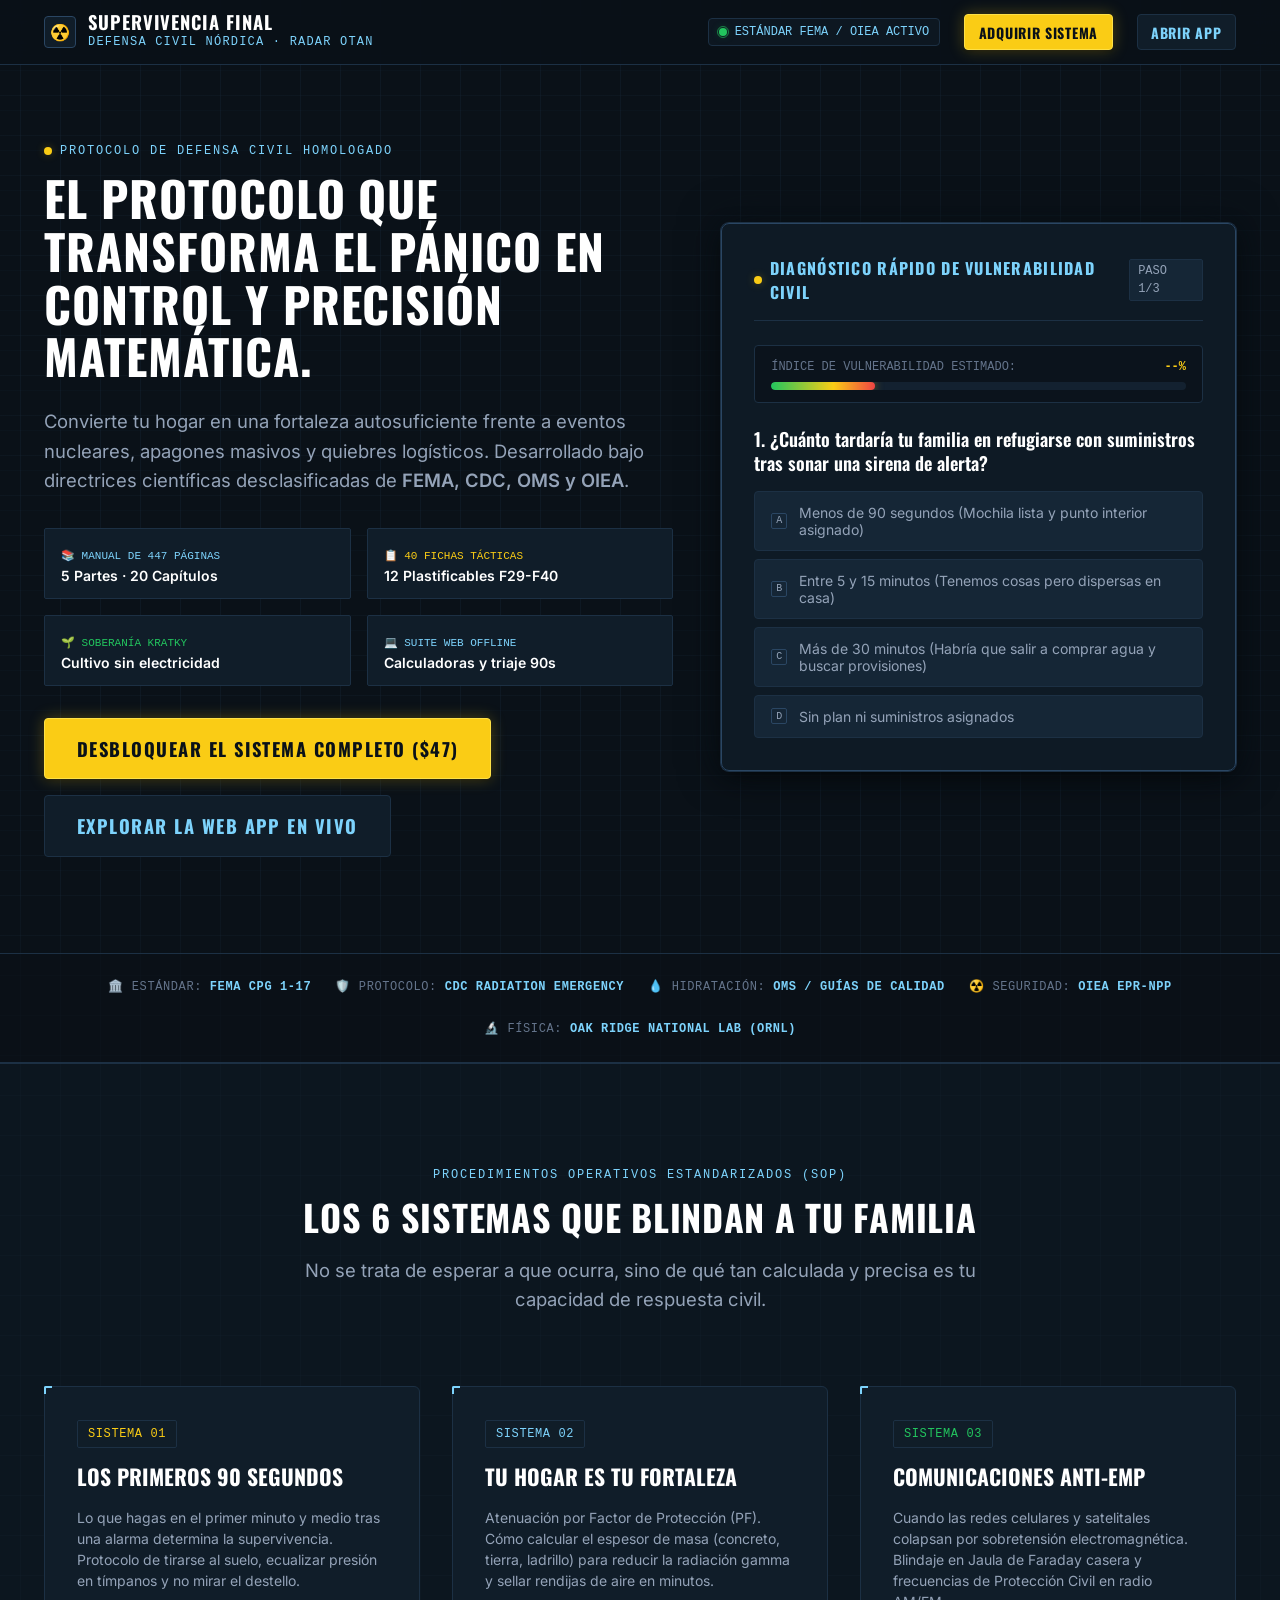
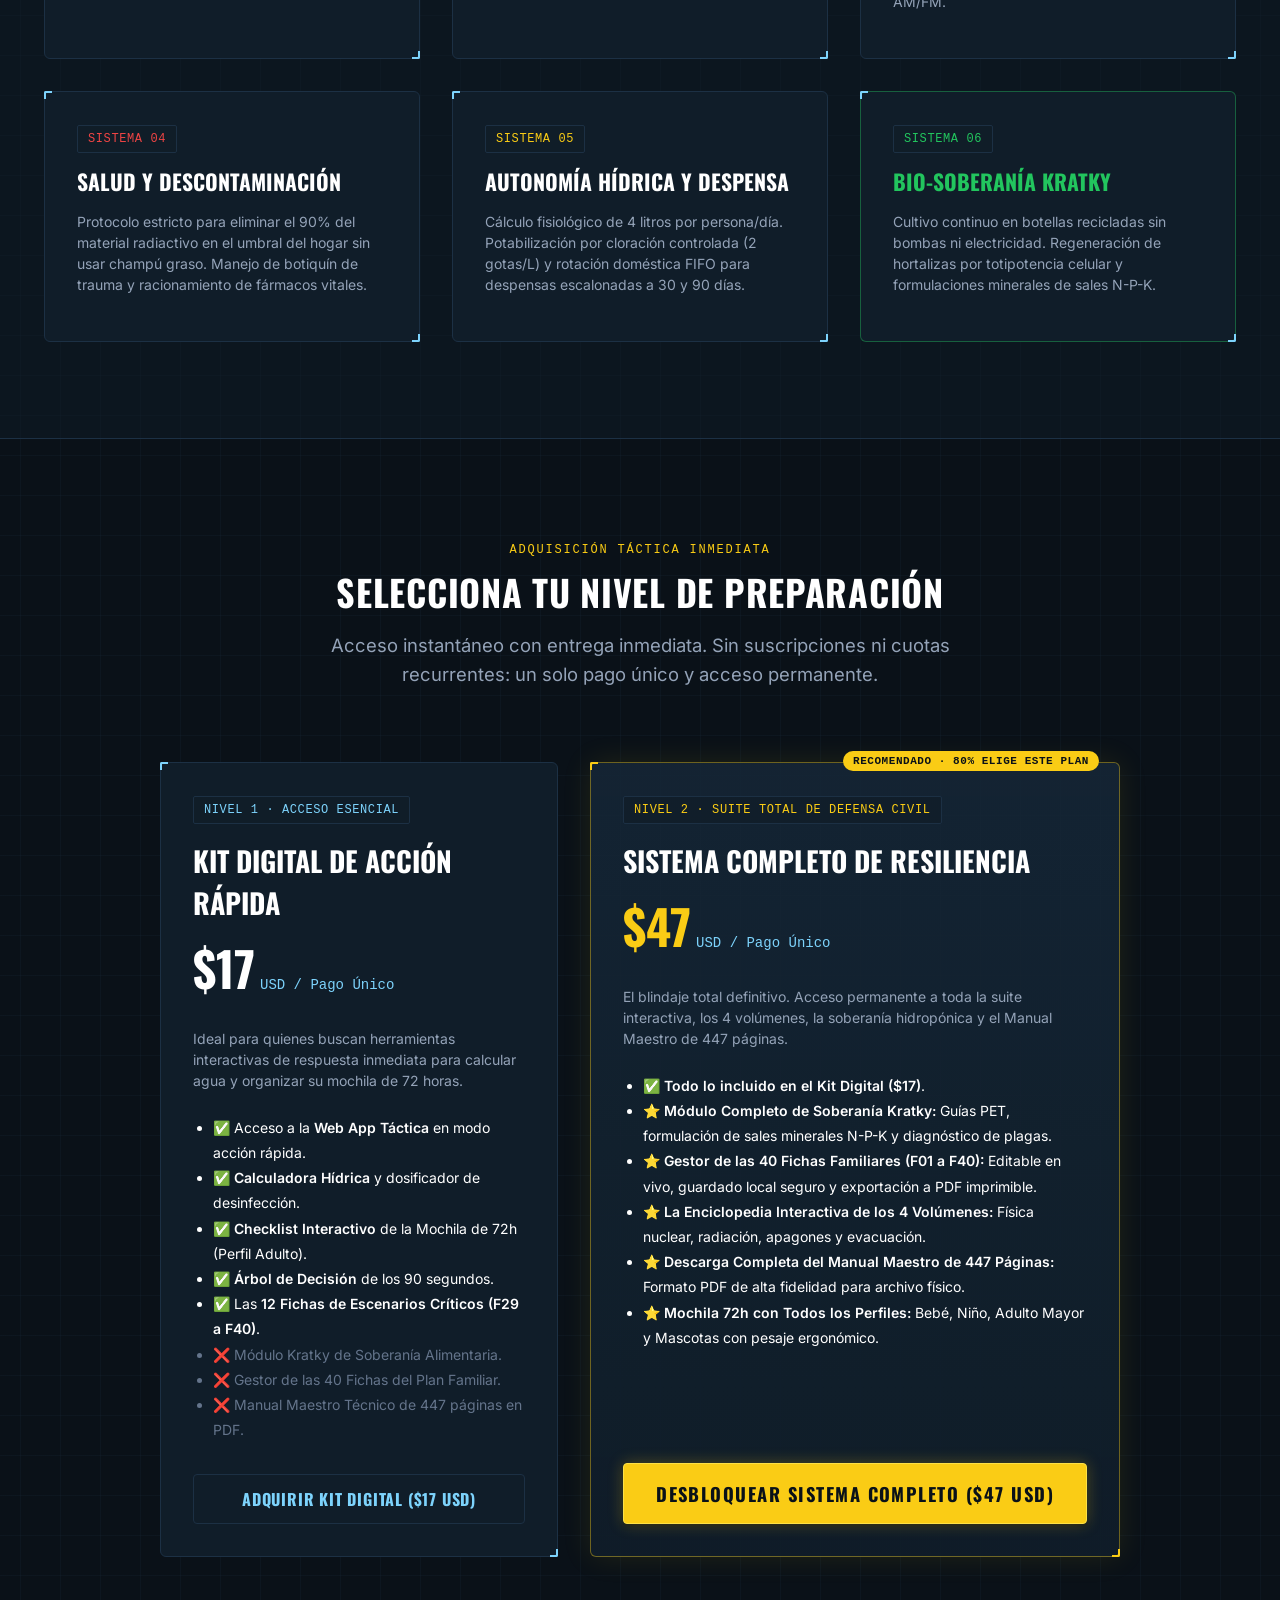
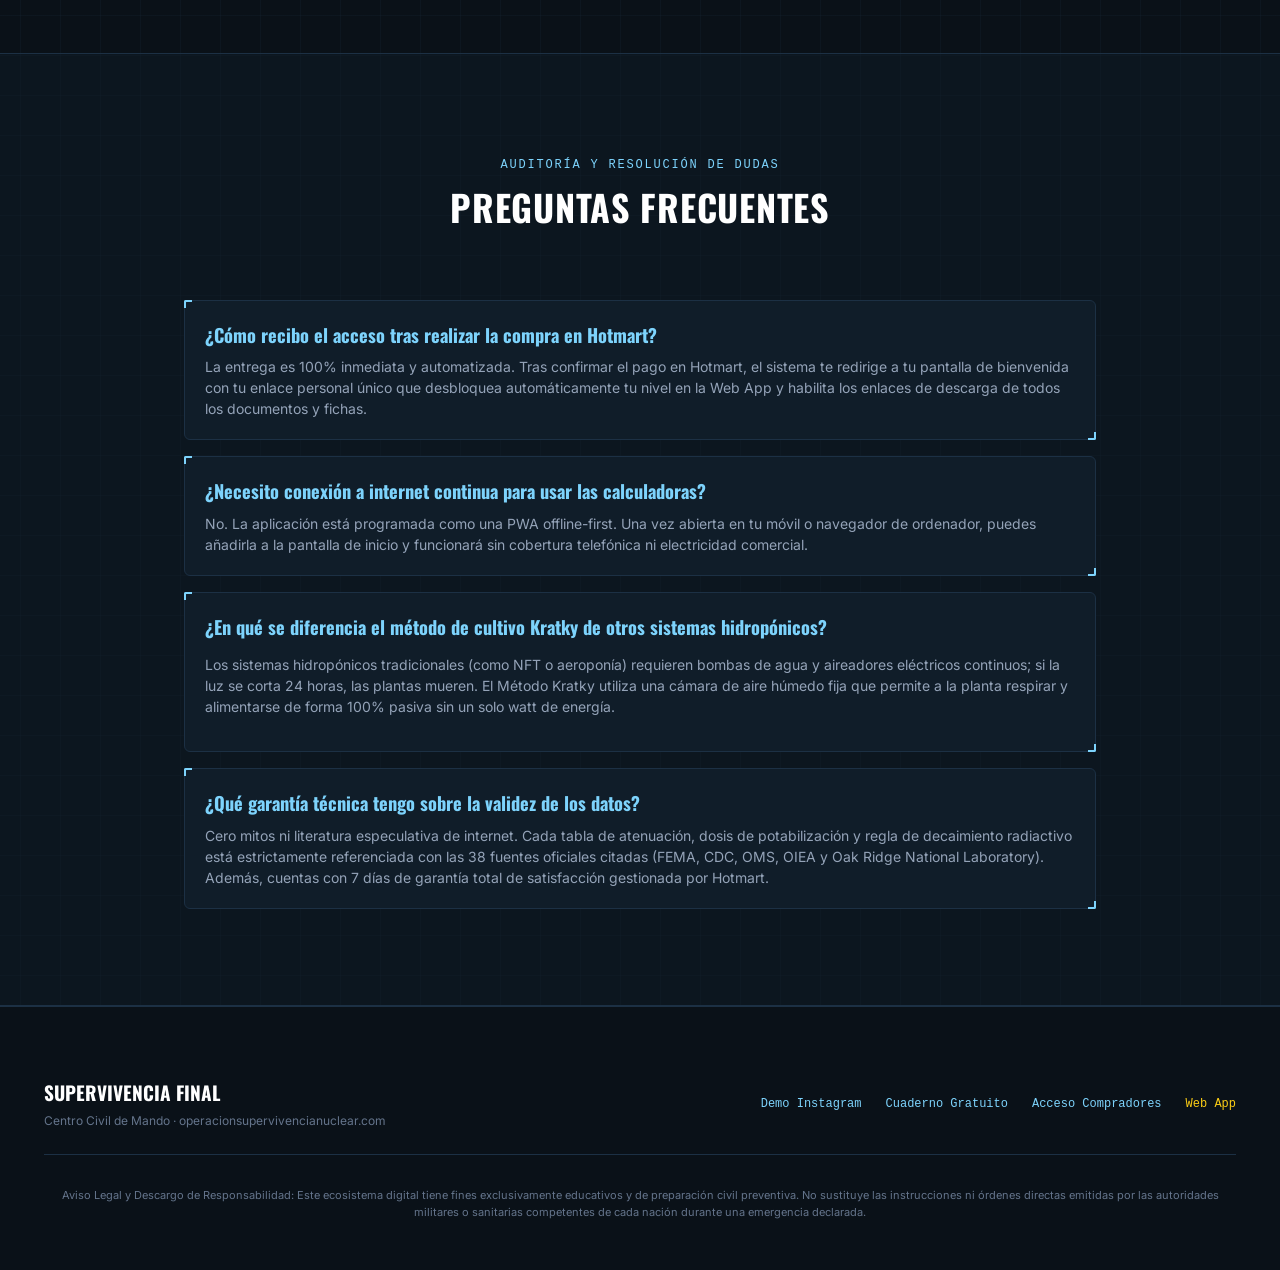
<file: index.html>
<!DOCTYPE html>
<html lang="es">
<head>
    <meta charset="UTF-8">
    <meta name="viewport" content="width=device-width, initial-scale=1.0">
    <title>SUPERVIVENCIA FINAL · Protocolo de Defensa Civil y Preparación Familiar</title>
    <meta name="description" content="Ecosistema táctico de defensa civil y preparación familiar ante eventos nucleares, colapsos de red y emergencias graves. Basado en 38 fuentes públicas oficiales (FEMA, CDC, OMS, OIEA).">
    
    <!-- Metadatos Open Graph / Redes Sociales -->
    <meta property="og:title" content="SUPERVIVENCIA FINAL · Ecosistema Táctico de Defensa Civil">
    <meta property="og:description" content="Convierte tu hogar en una fortaleza autosuficiente frente a crisis extremas. Calculadoras interactivas, Manual de 447 páginas y 40 fichas ejecutables.">
    <meta property="og:type" content="website">
    <meta property="og:url" content="https://operacionsupervivencianuclear.com">

    <!-- Estilos Tácticos Nórdicos -->
    <link rel="stylesheet" href="assets/css/tokens.css">
    <link rel="stylesheet" href="assets/css/layout.css">
    <link rel="stylesheet" href="assets/css/components.css">

    <!-- Microdatos JSON-LD para SEO y AEO (Respuestas para Motores de IA) -->
    <script type="application/ld+json">
    {
      "@context": "https://schema.org",
      "@type": "FAQPage",
      "mainEntity": [
        {
          "@type": "Question",
          "name": "¿Qué incluye el Sistema Completo de Supervivencia Final?",
          "acceptedAnswer": {
            "@type": "Answer",
            "text": "Incluye acceso total a la Web App interactiva con calculadoras hídricas y radiológicas, el Manual Técnico Maestro de 447 páginas (5 partes, 20 capítulos), las 40 fichas del Plan Familiar (incluyendo las 12 fichas plastificables F29 a F40) y el módulo completo de Soberanía Alimentaria con Hidroponía Pasiva Kratky sin electricidad."
          }
        },
        {
          "@type": "Question",
          "name": "¿La aplicación web funciona sin conexión a internet durante un apagón?",
          "acceptedAnswer": {
            "@type": "Answer",
            "text": "Sí. La plataforma está construida como una PWA con almacenamiento local en el navegador (localStorage). Una vez cargada por primera vez, todos los cálculos, simuladores y datos de tu plan familiar están disponibles de forma 100% offline sin necesidad de red."
          }
        },
        {
          "@type": "Question",
          "name": "¿En qué fuentes científicas y oficiales está basado el protocolo?",
          "acceptedAnswer": {
            "@type": "Answer",
            "text": "Está fundamentado en 38 fuentes públicas oficiales de referencia mundial, incluyendo directrices de FEMA (CPG 1-17), el Centro para el Control y Prevención de Enfermedades (CDC), la Organización Mundial de la Salud (OMS), el Organismo Internacional de Energía Atómica (OIEA) y el Laboratorio Nacional de Oak Ridge (ORNL)."
          }
        }
      ]
    }
    </script>
</head>
<body class="bg-radar-grid">

    <!-- CABECERA SUPERIOR DE MANDO -->
    <header class="header-command">
        <div class="container">
            <a href="index.html" class="header-brand">
                <span class="brand-badge">☢️</span>
                <div>
                    <h1 class="brand-title">SUPERVIVENCIA FINAL</h1>
                    <div class="brand-tag">DEFENSA CIVIL NÓRDICA · RADAR OTAN</div>
                </div>
            </a>

            <div class="header-nav">
                <div class="header-telemetry">
                    <span class="status-dot status-dot-green"></span>
                    <span>ESTÁNDAR FEMA / OIEA ACTIVO</span>
                </div>
                <a href="#precios" class="btn btn-sm btn-primary">ADQUIRIR SISTEMA</a>
                <a href="app/index.html" class="btn btn-sm btn-secondary">ABRIR APP</a>
            </div>
        </div>
    </header>

    <!-- SECCIÓN HERO: TITULAR DE AUTORIDAD + WIDGET DE DIAGNÓSTICO -->
    <section class="section section-hero">
        <div class="container">
            <div class="hero-grid">
                
                <!-- Columna Izquierda: Titular y Propuesta de Valor -->
                <div>
                    <div class="section-tag">
                        <span class="status-dot status-dot-yellow"></span>
                        PROTOCOLO DE DEFENSA CIVIL HOMOLOGADO
                    </div>

                    <h1 class="section-title" style="font-size:var(--text-4xl);line-height:1.1;margin-bottom:1.5rem;">
                        EL PROTOCOLO QUE TRANSFORMA EL PÁNICO EN CONTROL Y PRECISIÓN MATEMÁTICA.
                    </h1>

                    <p style="font-size:var(--text-lg);color:var(--text-muted);line-height:1.6;margin-bottom:2rem;">
                        Convierte tu hogar en una fortaleza autosuficiente frente a eventos nucleares, apagones masivos y quiebres logísticos. Desarrollado bajo directrices científicas desclasificadas de <strong>FEMA, CDC, OMS y OIEA</strong>.
                    </p>

                    <!-- Puntos Clave de Confianza -->
                    <div style="display:grid;grid-template-columns:repeat(auto-fit, minmax(200px, 1fr));gap:1rem;margin-bottom:2rem;">
                        <div style="background:var(--bg-surface);border:1px solid var(--border-subtle);padding:0.75rem 1rem;border-radius:var(--radius-xs);">
                            <span style="font-family:var(--font-mono);font-size:11px;color:var(--text-metallic);">📚 MANUAL DE 447 PÁGINAS</span>
                            <div style="color:#fff;font-weight:600;font-size:var(--text-sm);">5 Partes · 20 Capítulos</div>
                        </div>

                        <div style="background:var(--bg-surface);border:1px solid var(--border-subtle);padding:0.75rem 1rem;border-radius:var(--radius-xs);">
                            <span style="font-family:var(--font-mono);font-size:11px;color:var(--action-yellow);">📋 40 FICHAS TÁCTICAS</span>
                            <div style="color:#fff;font-weight:600;font-size:var(--text-sm);">12 Plastificables F29-F40</div>
                        </div>

                        <div style="background:var(--bg-surface);border:1px solid var(--border-subtle);padding:0.75rem 1rem;border-radius:var(--radius-xs);">
                            <span style="font-family:var(--font-mono);font-size:11px;color:var(--status-green);">🌱 SOBERANÍA KRATKY</span>
                            <div style="color:#fff;font-weight:600;font-size:var(--text-sm);">Cultivo sin electricidad</div>
                        </div>

                        <div style="background:var(--bg-surface);border:1px solid var(--border-subtle);padding:0.75rem 1rem;border-radius:var(--radius-xs);">
                            <span style="font-family:var(--font-mono);font-size:11px;color:var(--text-metallic);">💻 SUITE WEB OFFLINE</span>
                            <div style="color:#fff;font-weight:600;font-size:var(--text-sm);">Calculadoras y triaje 90s</div>
                        </div>
                    </div>

                    <div style="display:flex;gap:1rem;flex-wrap:wrap;">
                        <a href="#precios" class="btn btn-lg btn-primary">
                            DESBLOQUEAR EL SISTEMA COMPLETO ($47)
                        </a>
                        <a href="app/index.html" class="btn btn-lg btn-secondary">
                            EXPLORAR LA WEB APP EN VIVO
                        </a>
                    </div>
                </div>

                <!-- Columna Derecha: Widget de Diagnóstico Rápido de Vulnerabilidad -->
                <div>
                    <div id="hero-diagnostic-mount"></div>
                </div>

            </div>
        </div>
    </section>

    <!-- TIRA DE FUENTES OFICIALES HOMOLOGADAS -->
    <div class="sources-strip">
        <div class="source-item">
            <span>🏛️</span>
            <span>ESTÁNDAR: <strong>FEMA CPG 1-17</strong></span>
        </div>
        <div class="source-item">
            <span>🛡️</span>
            <span>PROTOCOLO: <strong>CDC RADIATION EMERGENCY</strong></span>
        </div>
        <div class="source-item">
            <span>💧</span>
            <span>HIDRATACIÓN: <strong>OMS / GUÍAS DE CALIDAD</strong></span>
        </div>
        <div class="source-item">
            <span>☢️</span>
            <span>SEGURIDAD: <strong>OIEA EPR-NPP</strong></span>
        </div>
        <div class="source-item">
            <span>🔬</span>
            <span>FÍSICA: <strong>OAK RIDGE NATIONAL LAB (ORNL)</strong></span>
        </div>
    </div>

    <!-- SECCIÓN: LOS 6 SISTEMAS MAESTROS DE RESILIENCIA CIVIL -->
    <section class="section section-dark" id="sistemas">
        <div class="container">
            <div class="section-header">
                <span class="section-tag">PROCEDIMIENTOS OPERATIVOS ESTANDARIZADOS (SOP)</span>
                <h2 class="section-title">LOS 6 SISTEMAS QUE BLINDAN A TU FAMILIA</h2>
                <p class="section-subtitle">
                    No se trata de esperar a que ocurra, sino de qué tan calculada y precisa es tu capacidad de respuesta civil.
                </p>
            </div>

            <div class="grid-3">
                <div class="tactical-card">
                    <span class="badge-tactical" style="color:var(--action-yellow);">SISTEMA 01</span>
                    <h3 style="font-family:var(--font-display);font-size:var(--text-xl);color:#fff;margin:0.75rem 0 0.5rem 0;text-transform:uppercase;">
                        Los Primeros 90 Segundos
                    </h3>
                    <p style="font-size:var(--text-sm);color:var(--text-muted);line-height:1.5;">
                        Lo que hagas en el primer minuto y medio tras una alarma determina la supervivencia. Protocolo de tirarse al suelo, ecualizar presión en tímpanos y no mirar el destello.
                    </p>
                </div>

                <div class="tactical-card">
                    <span class="badge-tactical" style="color:var(--text-metallic);">SISTEMA 02</span>
                    <h3 style="font-family:var(--font-display);font-size:var(--text-xl);color:#fff;margin:0.75rem 0 0.5rem 0;text-transform:uppercase;">
                        Tu Hogar es tu Fortaleza
                    </h3>
                    <p style="font-size:var(--text-sm);color:var(--text-muted);line-height:1.5;">
                        Atenuación por Factor de Protección (PF). Cómo calcular el espesor de masa (concreto, tierra, ladrillo) para reducir la radiación gamma y sellar rendijas de aire en minutos.
                    </p>
                </div>

                <div class="tactical-card">
                    <span class="badge-tactical" style="color:var(--status-green);">SISTEMA 03</span>
                    <h3 style="font-family:var(--font-display);font-size:var(--text-xl);color:#fff;margin:0.75rem 0 0.5rem 0;text-transform:uppercase;">
                        Comunicaciones Anti-EMP
                    </h3>
                    <p style="font-size:var(--text-sm);color:var(--text-muted);line-height:1.5;">
                        Cuando las redes celulares y satelitales colapsan por sobretensión electromagnética. Blindaje en Jaula de Faraday casera y frecuencias de Protección Civil en radio AM/FM.
                    </p>
                </div>

                <div class="tactical-card">
                    <span class="badge-tactical" style="color:#ef4444;">SISTEMA 04</span>
                    <h3 style="font-family:var(--font-display);font-size:var(--text-xl);color:#fff;margin:0.75rem 0 0.5rem 0;text-transform:uppercase;">
                        Salud y Descontaminación
                    </h3>
                    <p style="font-size:var(--text-sm);color:var(--text-muted);line-height:1.5;">
                        Protocolo estricto para eliminar el 90% del material radiactivo en el umbral del hogar sin usar champú graso. Manejo de botiquín de trauma y racionamiento de fármacos vitales.
                    </p>
                </div>

                <div class="tactical-card">
                    <span class="badge-tactical" style="color:var(--action-yellow);">SISTEMA 05</span>
                    <h3 style="font-family:var(--font-display);font-size:var(--text-xl);color:#fff;margin:0.75rem 0 0.5rem 0;text-transform:uppercase;">
                        Autonomía Hídrica y Despensa
                    </h3>
                    <p style="font-size:var(--text-sm);color:var(--text-muted);line-height:1.5;">
                        Cálculo fisiológico de 4 litros por persona/día. Potabilización por cloración controlada (2 gotas/L) y rotación doméstica FIFO para despensas escalonadas a 30 y 90 días.
                    </p>
                </div>

                <div class="tactical-card" style="border-color:rgba(34,197,94,0.4);">
                    <span class="badge-tactical" style="color:var(--status-green);">SISTEMA 06</span>
                    <h3 style="font-family:var(--font-display);font-size:var(--text-xl);color:var(--status-green);margin:0.75rem 0 0.5rem 0;text-transform:uppercase;">
                        Bio-Soberanía Kratky
                    </h3>
                    <p style="font-size:var(--text-sm);color:var(--text-muted);line-height:1.5;">
                        Cultivo continuo en botellas recicladas sin bombas ni electricidad. Regeneración de hortalizas por totipotencia celular y formulaciones minerales de sales N-P-K.
                    </p>
                </div>
            </div>
        </div>
    </section>

    <!-- SECCIÓN: MATRIZ DE PRECIOS Y EMPAQUETADO DE LA OFERTA -->
    <section class="section" id="precios">
        <div class="container">
            <div class="section-header">
                <span class="section-tag" style="color:var(--action-yellow);">ADQUISICIÓN TÁCTICA INMEDIATA</span>
                <h2 class="section-title">SELECCIONA TU NIVEL DE PREPARACIÓN</h2>
                <p class="section-subtitle">
                    Acceso instantáneo con entrega inmediata. Sin suscripciones ni cuotas recurrentes: un solo pago único y acceso permanente.
                </p>
            </div>

            <div class="grid-2" style="max-width:960px;margin:0 auto;align-items:stretch;">
                
                <!-- NIVEL 1: KIT DIGITAL ($17 USD) -->
                <div class="tactical-card" style="display:flex;flex-direction:column;justify-content:space-between;">
                    <div>
                        <span class="badge-tactical" style="color:var(--text-metallic);">NIVEL 1 · ACCESO ESENCIAL</span>
                        <h3 style="font-family:var(--font-display);font-size:var(--text-2xl);color:#fff;margin:1rem 0 0.5rem 0;text-transform:uppercase;">
                            Kit Digital de Acción Rápida
                        </h3>
                        <div style="margin-bottom:1.5rem;">
                            <span style="font-family:var(--font-display);font-size:var(--text-4xl);color:#fff;font-weight:700;">$17</span>
                            <span style="color:var(--text-metallic);font-family:var(--font-mono);font-size:var(--text-sm);">USD / Pago Único</span>
                        </div>
                        <p style="font-size:var(--text-sm);color:var(--text-muted);margin-bottom:1.5rem;line-height:1.5;">
                            Ideal para quienes buscan herramientas interactivas de respuesta inmediata para calcular agua y organizar su mochila de 72 horas.
                        </p>

                        <ul style="font-size:var(--text-sm);color:#fff;line-height:1.8;padding-left:1.25rem;margin-bottom:2rem;">
                            <li>✅ Acceso a la <strong>Web App Táctica</strong> en modo acción rápida.</li>
                            <li>✅ <strong>Calculadora Hídrica</strong> y dosificador de desinfección.</li>
                            <li>✅ <strong>Checklist Interactivo</strong> de la Mochila de 72h (Perfil Adulto).</li>
                            <li>✅ <strong>Árbol de Decisión</strong> de los 90 segundos.</li>
                            <li>✅ Las <strong>12 Fichas de Escenarios Críticos (F29 a F40)</strong>.</li>
                            <li style="color:var(--text-dim);">❌ Módulo Kratky de Soberanía Alimentaria.</li>
                            <li style="color:var(--text-dim);">❌ Gestor de las 40 Fichas del Plan Familiar.</li>
                            <li style="color:var(--text-dim);">❌ Manual Maestro Técnico de 447 páginas en PDF.</li>
                        </ul>
                    </div>

                    <a href="https://pay.hotmart.com/placeholder-kit17" class="btn btn-secondary btn-full" style="text-decoration:none;">
                        ADQUIRIR KIT DIGITAL ($17 USD)
                    </a>
                </div>

                <!-- NIVEL 2: SISTEMA COMPLETO ($47 USD - RECOMENDADO) -->
                <div class="tactical-card tactical-card-featured" style="display:flex;flex-direction:column;justify-content:space-between;position:relative;">
                    <div style="position:absolute;top:-12px;right:20px;background:var(--action-yellow);color:#0a1118;font-family:var(--font-mono);font-size:11px;font-weight:700;padding:2px 10px;border-radius:var(--radius-pill);letter-spacing:0.05em;">
                        RECOMENDADO · 80% ELIGE ESTE PLAN
                    </div>

                    <div>
                        <span class="badge-tactical" style="color:var(--action-yellow);">NIVEL 2 · SUITE TOTAL DE DEFENSA CIVIL</span>
                        <h3 style="font-family:var(--font-display);font-size:var(--text-2xl);color:#fff;margin:1rem 0 0.5rem 0;text-transform:uppercase;">
                            Sistema Completo de Resiliencia
                        </h3>
                        <div style="margin-bottom:1.5rem;">
                            <span style="font-family:var(--font-display);font-size:var(--text-4xl);color:var(--action-yellow);font-weight:700;">$47</span>
                            <span style="color:var(--text-metallic);font-family:var(--font-mono);font-size:var(--text-sm);">USD / Pago Único</span>
                        </div>
                        <p style="font-size:var(--text-sm);color:var(--text-muted);margin-bottom:1.5rem;line-height:1.5;">
                            El blindaje total definitivo. Acceso permanente a toda la suite interactiva, los 4 volúmenes, la soberanía hidropónica y el Manual Maestro de 447 páginas.
                        </p>

                        <ul style="font-size:var(--text-sm);color:#fff;line-height:1.8;padding-left:1.25rem;margin-bottom:2rem;">
                            <li>✅ <strong>Todo lo incluido en el Kit Digital ($17)</strong>.</li>
                            <li>⭐ <strong>Módulo Completo de Soberanía Kratky:</strong> Guías PET, formulación de sales minerales N-P-K y diagnóstico de plagas.</li>
                            <li>⭐ <strong>Gestor de las 40 Fichas Familiares (F01 a F40):</strong> Editable en vivo, guardado local seguro y exportación a PDF imprimible.</li>
                            <li>⭐ <strong>La Enciclopedia Interactiva de los 4 Volúmenes:</strong> Física nuclear, radiación, apagones y evacuación.</li>
                            <li>⭐ <strong>Descarga Completa del Manual Maestro de 447 Páginas:</strong> Formato PDF de alta fidelidad para archivo físico.</li>
                            <li>⭐ <strong>Mochila 72h con Todos los Perfiles:</strong> Bebé, Niño, Adulto Mayor y Mascotas con pesaje ergonómico.</li>
                        </ul>
                    </div>

                    <a href="https://pay.hotmart.com/placeholder-sistema47" class="btn btn-primary btn-full btn-lg" style="text-decoration:none;">
                        DESBLOQUEAR SISTEMA COMPLETO ($47 USD)
                    </a>
                </div>

            </div>
        </div>
    </section>

    <!-- SECCIÓN: PREGUNTAS FRECUENTES (FAQ AEO) -->
    <section class="section section-dark" id="faq">
        <div class="container container-narrow">
            <div class="section-header">
                <span class="section-tag">AUDITORÍA Y RESOLUCIÓN DE DUDAS</span>
                <h2 class="section-title">PREGUNTAS FRECUENTES</h2>
            </div>

            <div style="display:flex;flex-direction:column;gap:1rem;">
                <div class="tactical-card" style="padding:1.25rem;">
                    <h3 style="font-family:var(--font-display);font-size:1.15rem;color:var(--text-metallic);margin:0 0 0.5rem 0;">
                        ¿Cómo recibo el acceso tras realizar la compra en Hotmart?
                    </h3>
                    <p style="font-size:var(--text-sm);color:var(--text-muted);margin:0;line-height:1.5;">
                        La entrega es 100% inmediata y automatizada. Tras confirmar el pago en Hotmart, el sistema te redirige a tu pantalla de bienvenida con tu enlace personal único que desbloquea automáticamente tu nivel en la Web App y habilita los enlaces de descarga de todos los documentos y fichas.
                    </p>
                </div>

                <div class="tactical-card" style="padding:1.25rem;">
                    <h3 style="font-family:var(--font-display);font-size:1.15rem;color:var(--text-metallic);margin:0 0 0.5rem 0;">
                        ¿Necesito conexión a internet continua para usar las calculadoras?
                    </h3>
                    <p style="font-size:var(--text-sm);color:var(--text-muted);margin:0;line-height:1.5;">
                        No. La aplicación está programada como una PWA offline-first. Una vez abierta en tu móvil o navegador de ordenador, puedes añadirla a la pantalla de inicio y funcionará sin cobertura telefónica ni electricidad comercial.
                    </p>
                </div>

                <div class="tactical-card" style="padding:1.25rem;">
                    <h3 style="font-family:var(--font-display);font-size:1.15rem;color:var(--text-metallic);margin:0 0 0.5rem 0;">
                        ¿En qué se diferencia el método de cultivo Kratky de otros sistemas hidropónicos?
                    </h3>
                    <p style="font-size:var(--text-sm);color:var(--text-muted);line-height:1.5;">
                        Los sistemas hidropónicos tradicionales (como NFT o aeroponía) requieren bombas de agua y aireadores eléctricos continuos; si la luz se corta 24 horas, las plantas mueren. El Método Kratky utiliza una cámara de aire húmedo fija que permite a la planta respirar y alimentarse de forma 100% pasiva sin un solo watt de energía.
                    </p>
                </div>

                <div class="tactical-card" style="padding:1.25rem;">
                    <h3 style="font-family:var(--font-display);font-size:1.15rem;color:var(--text-metallic);margin:0 0 0.5rem 0;">
                        ¿Qué garantía técnica tengo sobre la validez de los datos?
                    </h3>
                    <p style="font-size:var(--text-sm);color:var(--text-muted);margin:0;line-height:1.5;">
                        Cero mitos ni literatura especulativa de internet. Cada tabla de atenuación, dosis de potabilización y regla de decaimiento radiactivo está estrictamente referenciada con las 38 fuentes oficiales citadas (FEMA, CDC, OMS, OIEA y Oak Ridge National Laboratory). Además, cuentas con 7 días de garantía total de satisfacción gestionada por Hotmart.
                    </p>
                </div>
            </div>
        </div>
    </section>

    <!-- PIE DE PÁGINA TÁCTICO -->
    <footer class="footer-command">
        <div class="container">
            <div style="display:flex;justify-content:space-between;align-items:center;flex-wrap:wrap;gap:1rem;margin-bottom:2rem;border-bottom:1px solid var(--border-subtle);padding-bottom:1.5rem;">
                <div>
                    <span style="font-family:var(--font-display);font-size:1.2rem;color:#fff;font-weight:700;">SUPERVIVENCIA FINAL</span>
                    <p style="font-size:12px;color:var(--text-dim);margin:4px 0 0 0;">Centro Civil de Mando · operacionsupervivencianuclear.com</p>
                </div>
                <div style="display:flex;gap:1.5rem;font-family:var(--font-mono);font-size:12px;">
                    <a href="demo.html" style="color:var(--text-metallic);text-decoration:none;">Demo Instagram</a>
                    <a href="cuaderno-gratis.html" style="color:var(--text-metallic);text-decoration:none;">Cuaderno Gratuito</a>
                    <a href="bienvenida.html" style="color:var(--text-metallic);text-decoration:none;">Acceso Compradores</a>
                    <a href="app/index.html" style="color:var(--action-yellow);text-decoration:none;">Web App</a>
                </div>
            </div>
            <div style="font-size:11px;color:var(--text-dim);line-height:1.6;text-align:center;">
                Aviso Legal y Descargo de Responsabilidad: Este ecosistema digital tiene fines exclusivamente educativos y de preparación civil preventiva. No sustituye las instrucciones ni órdenes directas emitidas por las autoridades militares o sanitarias competentes de cada nación durante una emergencia declarada.
            </div>
        </div>
    </footer>

    <!-- INICIALIZACIÓN DEL DIAGNÓSTICO EN EL HERO -->
    <script type="module">
        import { HeroDiagnosticWidget } from './assets/js/diagnostic.js';
        new HeroDiagnosticWidget('hero-diagnostic-mount');
    </script>
</body>
</html>
</file>
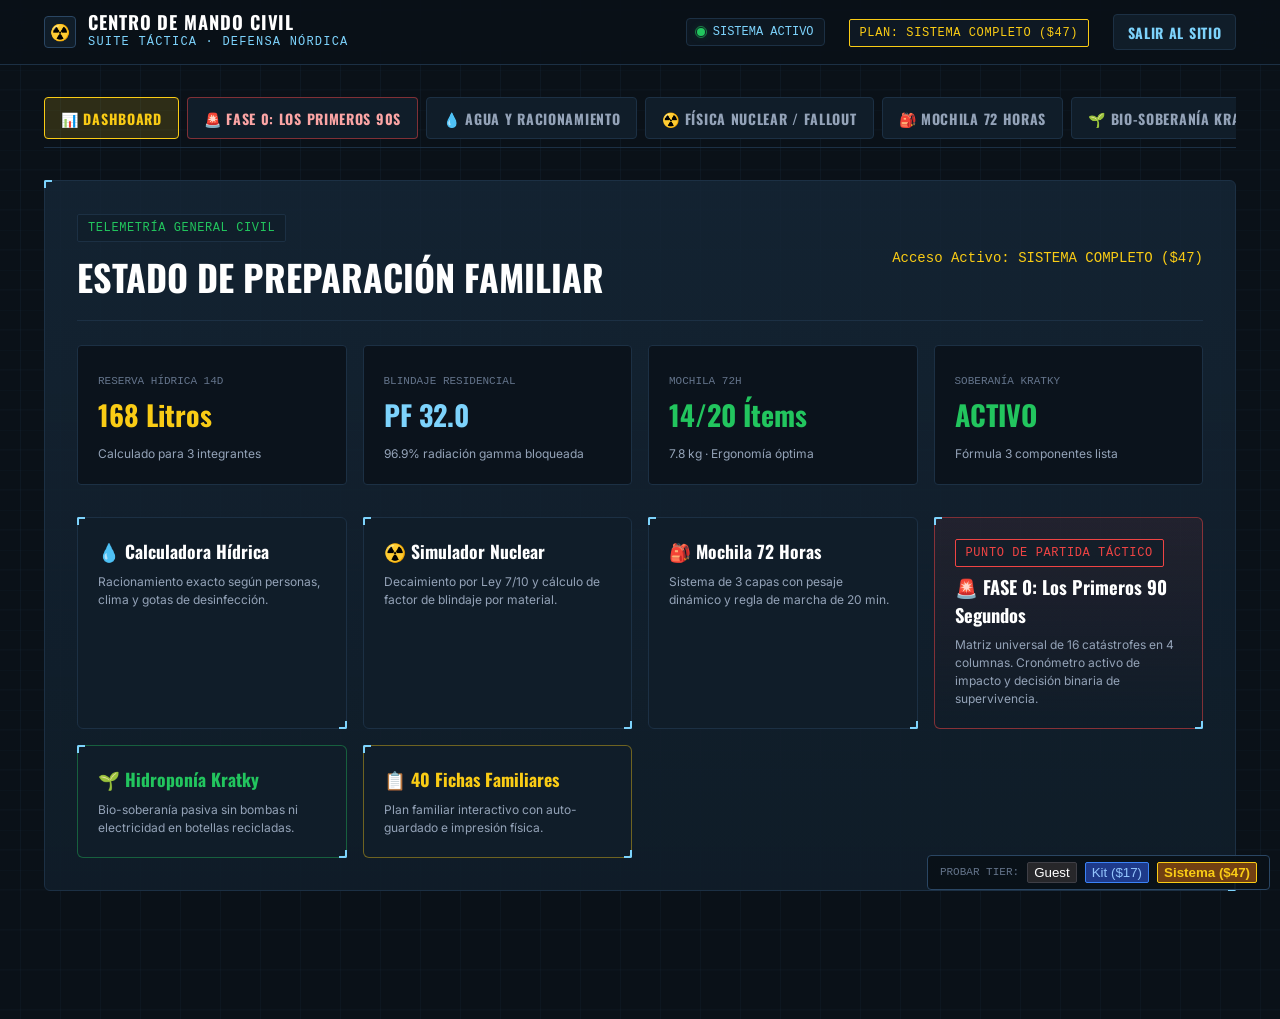
<file: app/index.html>
<!DOCTYPE html>
<html lang="es">
<head>
    <meta charset="UTF-8">
    <meta name="viewport" content="width=device-width, initial-scale=1.0">
    <title>CENTRO DE MANDO CIVIL · Supervivencia Final</title>
    <!-- Estilos Tácticos Nórdicos -->
    <link rel="stylesheet" href="../assets/css/tokens.css">
    <link rel="stylesheet" href="../assets/css/layout.css">
    <link rel="stylesheet" href="../assets/css/components.css">
    <style>
        .app-nav-tabs {
            display: flex;
            gap: 0.5rem;
            overflow-x: auto;
            padding-bottom: 0.5rem;
            margin-bottom: 2rem;
            border-bottom: 1px solid var(--border-subtle);
        }
        .app-nav-tab {
            display: inline-flex;
            align-items: center;
            gap: 6px;
            padding: 0.6rem 1rem;
            background: var(--bg-surface);
            border: 1px solid var(--border-subtle);
            color: var(--text-muted);
            border-radius: var(--radius-sm);
            font-family: var(--font-display);
            font-size: var(--text-sm);
            font-weight: 700;
            text-transform: uppercase;
            letter-spacing: 0.05em;
            cursor: pointer;
            white-space: nowrap;
            transition: all var(--transition-fast);
        }
        .app-nav-tab:hover {
            color: #fff;
            border-color: var(--border-strong);
            background: var(--bg-surface-elevated);
        }
        .app-nav-tab.active {
            background: rgba(250, 204, 21, 0.15);
            border-color: var(--action-yellow);
            color: var(--action-yellow);
        }
        .app-nav-tab.locked {
            opacity: 0.7;
            position: relative;
        }
        .app-nav-tab.locked::after {
            content: "🔒";
            font-size: 10px;
            margin-left: 4px;
        }
        .view-pane {
            display: none;
        }
        .view-pane.active {
            display: block;
        }
        @media print {
            .header-command, .app-nav-tabs, .dev-tier-bar, .btn {
                display: none !important;
            }
            body {
                background: #fff !important;
                color: #000 !important;
            }
            .tactical-card {
                border: 1px solid #ccc !important;
                background: #fff !important;
                color: #000 !important;
                box-shadow: none !important;
            }
        }
    </style>
</head>
<body class="bg-radar-grid">

    <!-- BARRA SUPERIOR DE MANDO -->
    <header class="header-command">
        <div class="container">
            <a href="index.html" class="header-brand">
                <span class="brand-badge">☢️</span>
                <div>
                    <h1 class="brand-title">CENTRO DE MANDO CIVIL</h1>
                    <div class="brand-tag">SUITE TÁCTICA · DEFENSA NÓRDICA</div>
                </div>
            </a>

            <div class="header-nav">
                <div class="header-telemetry" id="top-telemetry">
                    <span class="status-dot status-dot-green"></span>
                    <span>SISTEMA ACTIVO</span>
                </div>
                <div id="tier-badge-container">
                    <span class="badge-tactical" id="user-tier-pill" style="color:var(--action-yellow);border-color:var(--action-yellow);">
                        PLAN: CARGANDO...
                    </span>
                </div>
                <a href="../index.html" class="btn btn-sm btn-secondary">Salir al Sitio</a>
            </div>
        </div>
    </header>

    <!-- ÁREA PRINCIPAL DE LA APLICACIÓN -->
    <main class="section" style="padding-top:2rem;">
        <div class="container">

            <!-- PESTAÑAS DE NAVEGACIÓN PRINCIPAL -->
            <nav class="app-nav-tabs" id="main-nav-tabs">
                <button class="app-nav-tab active" data-view="dashboard">📊 Dashboard</button>
                <button class="app-nav-tab" data-view="decision" style="border-color:rgba(239,68,68,0.5);color:#fca5a5;">🚨 FASE 0: Los Primeros 90s</button>
                <button class="app-nav-tab" data-view="water">💧 Agua y Racionamiento</button>
                <button class="app-nav-tab" data-view="fallout">☢️ Física Nuclear / Fallout</button>
                <button class="app-nav-tab" data-view="bag">🎒 Mochila 72 Horas</button>
                <button class="app-nav-tab" data-view="kratky" data-req-tier="sistema">🌱 Bio-Soberanía Kratky</button>
                <button class="app-nav-tab" data-view="fichas" data-req-tier="sistema">📋 40 Fichas Familiares</button>
                <button class="app-nav-tab" data-view="library" data-req-tier="sistema">📚 Enciclopedia 4 Vols</button>
            </nav>

            <!-- VISTAS / PANES -->

            <!-- VISTA 1: DASHBOARD DE CONTROL -->
            <section id="view-dashboard" class="view-pane active">
                <div class="tactical-card" style="margin-bottom:2rem;background:linear-gradient(180deg, rgba(21,38,54,0.85) 0%, rgba(16,29,41,0.95) 100%);">
                    <div style="display:flex;justify-content:space-between;align-items:center;flex-wrap:wrap;gap:1rem;margin-bottom:1.5rem;border-bottom:1px solid var(--border-subtle);padding-bottom:1rem;">
                        <div>
                            <span class="badge-tactical" style="color:var(--status-green);">TELEMETRÍA GENERAL CIVIL</span>
                            <h2 style="font-family:var(--font-display);font-size:var(--text-3xl);color:#fff;margin:0.5rem 0 0 0;text-transform:uppercase;">
                                Estado de Preparación Familiar
                            </h2>
                        </div>
                        <div id="dashboard-plan-label" style="font-family:var(--font-mono);font-size:var(--text-sm);color:var(--action-yellow);">
                            Acceso Activo: SISTEMA COMPLETO
                        </div>
                    </div>

                    <!-- Cuadrícula de Métricas Rápidas -->
                    <div style="display:grid;grid-template-columns:repeat(auto-fit, minmax(220px, 1fr));gap:1rem;margin-bottom:2rem;">
                        <div style="background:#0b131c;padding:1.25rem;border-radius:var(--radius-sm);border:1px solid var(--border-subtle);">
                            <span style="font-family:var(--font-mono);font-size:11px;color:var(--text-dim);text-transform:uppercase;">RESERVA HÍDRICA 14D</span>
                            <div style="font-family:var(--font-display);font-size:var(--text-2xl);color:var(--action-yellow);font-weight:700;margin:4px 0;">
                                168 Litros
                            </div>
                            <span style="font-size:12px;color:var(--text-muted);">Calculado para 3 integrantes</span>
                        </div>

                        <div style="background:#0b131c;padding:1.25rem;border-radius:var(--radius-sm);border:1px solid var(--border-subtle);">
                            <span style="font-family:var(--font-mono);font-size:11px;color:var(--text-dim);text-transform:uppercase;">BLINDAJE RESIDENCIAL</span>
                            <div style="font-family:var(--font-display);font-size:var(--text-2xl);color:var(--text-metallic);font-weight:700;margin:4px 0;">
                                PF 32.0
                            </div>
                            <span style="font-size:12px;color:var(--text-muted);">96.9% radiación gamma bloqueada</span>
                        </div>

                        <div style="background:#0b131c;padding:1.25rem;border-radius:var(--radius-sm);border:1px solid var(--border-subtle);">
                            <span style="font-family:var(--font-mono);font-size:11px;color:var(--text-dim);text-transform:uppercase;">MOCHILA 72H</span>
                            <div style="font-family:var(--font-display);font-size:var(--text-2xl);color:var(--status-green);font-weight:700;margin:4px 0;">
                                14/20 Ítems
                            </div>
                            <span style="font-size:12px;color:var(--text-muted);">7.8 kg · Ergonomía óptima</span>
                        </div>

                        <div style="background:#0b131c;padding:1.25rem;border-radius:var(--radius-sm);border:1px solid var(--border-subtle);">
                            <span style="font-family:var(--font-mono);font-size:11px;color:var(--text-dim);text-transform:uppercase;">SOBERANÍA KRATKY</span>
                            <div style="font-family:var(--font-display);font-size:var(--text-2xl);color:var(--status-green);font-weight:700;margin:4px 0;">
                                ACTIVO
                            </div>
                            <span style="font-size:12px;color:var(--text-muted);">Fórmula 3 componentes lista</span>
                        </div>
                    </div>

                    <!-- Accesos Rápidos a Módulos -->
                    <div style="display:grid;grid-template-columns:repeat(auto-fit, minmax(260px, 1fr));gap:1rem;">
                        <div class="tactical-card" style="padding:1.25rem;cursor:pointer;" data-goto="water">
                            <h3 style="font-family:var(--font-display);color:#fff;font-size:1.1rem;margin:0 0 0.5rem 0;">💧 Calculadora Hídrica</h3>
                            <p style="font-size:var(--text-xs);color:var(--text-muted);margin:0;">Racionamiento exacto según personas, clima y gotas de desinfección.</p>
                        </div>
                        <div class="tactical-card" style="padding:1.25rem;cursor:pointer;" data-goto="fallout">
                            <h3 style="font-family:var(--font-display);color:#fff;font-size:1.1rem;margin:0 0 0.5rem 0;">☢️ Simulador Nuclear</h3>
                            <p style="font-size:var(--text-xs);color:var(--text-muted);margin:0;">Decaimiento por Ley 7/10 y cálculo de factor de blindaje por material.</p>
                        </div>
                        <div class="tactical-card" style="padding:1.25rem;cursor:pointer;" data-goto="bag">
                            <h3 style="font-family:var(--font-display);color:#fff;font-size:1.1rem;margin:0 0 0.5rem 0;">🎒 Mochila 72 Horas</h3>
                            <p style="font-size:var(--text-xs);color:var(--text-muted);margin:0;">Sistema de 3 capas con pesaje dinámico y regla de marcha de 20 min.</p>
                        </div>
                        <div class="tactical-card" style="padding:1.25rem;cursor:pointer;border-color:rgba(239,68,68,0.5);background:linear-gradient(180deg, rgba(239,68,68,0.08) 0%, rgba(16,29,41,0.95) 100%);" data-goto="decision">
                            <span class="badge-tactical" style="color:var(--status-red);border-color:var(--status-red);margin-bottom:6px;display:inline-block;">PUNTO DE PARTIDA TÁCTICO</span>
                            <h3 style="font-family:var(--font-display);color:#fff;font-size:1.15rem;margin:0 0 0.5rem 0;">🚨 FASE 0: Los Primeros 90 Segundos</h3>
                            <p style="font-size:var(--text-xs);color:var(--text-muted);margin:0;">Matriz universal de 16 catástrofes en 4 columnas. Cronómetro activo de impacto y decisión binaria de supervivencia.</p>
                        </div>
                        <div class="tactical-card" style="padding:1.25rem;cursor:pointer;border-color:rgba(34,197,94,0.4);" data-goto="kratky">
                            <h3 style="font-family:var(--font-display);color:var(--status-green);font-size:1.1rem;margin:0 0 0.5rem 0;">🌱 Hidroponía Kratky</h3>
                            <p style="font-size:var(--text-xs);color:var(--text-muted);margin:0;">Bio-soberanía pasiva sin bombas ni electricidad en botellas recicladas.</p>
                        </div>
                        <div class="tactical-card" style="padding:1.25rem;cursor:pointer;border-color:rgba(250,204,21,0.4);" data-goto="fichas">
                            <h3 style="font-family:var(--font-display);color:var(--action-yellow);font-size:1.1rem;margin:0 0 0.5rem 0;">📋 40 Fichas Familiares</h3>
                            <p style="font-size:var(--text-xs);color:var(--text-muted);margin:0;">Plan familiar interactivo con auto-guardado e impresión física.</p>
                        </div>
                    </div>
                </div>
            </section>

            <!-- VISTA 2: AGUA Y RACIONAMIENTO -->
            <section id="view-water" class="view-pane">
                <div id="water-engine-mount"></div>
            </section>

            <!-- VISTA 3: FÍSICA NUCLEAR Y BLINDAJE -->
            <section id="view-fallout" class="view-pane">
                <div id="fallout-engine-mount"></div>
            </section>

            <!-- VISTA 4: MOCHILA DE 72 HORAS -->
            <section id="view-bag" class="view-pane">
                <div id="bag-engine-mount"></div>
            </section>

            <!-- VISTA 5: TRIAJE DE LOS 90 SEGUNDOS -->
            <section id="view-decision" class="view-pane">
                <div id="decision-engine-mount"></div>
            </section>

            <!-- VISTA 6: LABORATORIO KRATKY (EXCLUSIVO SISTEMA $47) -->
            <section id="view-kratky" class="view-pane">
                <div id="kratky-engine-mount"></div>
            </section>

            <!-- VISTA 7: LAS 40 FICHAS DEL PLAN FAMILIAR (EXCLUSIVO SISTEMA $47) -->
            <section id="view-fichas" class="view-pane">
                <div id="fichas-engine-mount"></div>
            </section>

            <!-- VISTA 8: ENCICLOPEDIA DE LOS 4 VOLÚMENES (EXCLUSIVO SISTEMA $47) -->
            <section id="view-library" class="view-pane">
                <div class="tactical-card" style="margin-bottom:2rem;">
                    <div style="display:flex;justify-content:space-between;align-items:center;margin-bottom:1.5rem;border-bottom:1px solid var(--border-subtle);padding-bottom:1rem;flex-wrap:wrap;gap:1rem;">
                        <div>
                            <span class="badge-tactical" style="color:var(--text-metallic);">📚 BIBLIOTECA TÉCNICA CLASIFICADA</span>
                            <h2 style="font-family:var(--font-display);font-size:var(--text-2xl);color:#fff;margin:0.5rem 0 0 0;text-transform:uppercase;">
                                Los 4 Volúmenes Maestros (Manual Completo 447p)
                            </h2>
                        </div>
                        <a href="../documentos/Manual de Supervivencia ante una Guerra Nuclear.pdf" download class="btn btn-sm btn-primary">
                            📥 Descargar Manual en PDF (19 MB)
                        </a>
                    </div>
                    
                    <div id="volumes-accordion-container" style="display:flex;flex-direction:column;gap:1rem;">
                        <!-- Inyectado dinámicamente desde volumes.js -->
                    </div>
                </div>
            </section>

        </div>
    </main>

    <!-- BARRA FLOTANTE DE SIMULACIÓN Y DESARROLLO (SOLO PARA PRUEBAS DEL PROPIETARIO) -->
    <div class="dev-tier-bar" style="position:fixed;bottom:10px;right:10px;background:rgba(10,17,24,0.95);border:1px solid var(--border-strong);padding:6px 12px;border-radius:var(--radius-sm);z-index:9000;display:flex;align-items:center;gap:8px;font-family:var(--font-mono);font-size:11px;">
        <span style="color:var(--text-dim);">PROBAR TIER:</span>
        <button id="dev-set-guest" style="background:#27272a;border:1px solid #3f3f46;color:#fff;padding:2px 6px;border-radius:2px;cursor:pointer;">Guest</button>
        <button id="dev-set-kit" style="background:#1e3a8a;border:1px solid #3b82f6;color:#93c5fd;padding:2px 6px;border-radius:2px;cursor:pointer;">Kit ($17)</button>
        <button id="dev-set-sistema" style="background:#713f12;border:1px solid #facc15;color:#facc15;padding:2px 6px;border-radius:2px;cursor:pointer;font-weight:bold;">Sistema ($47)</button>
    </div>

    <!-- SCRIPTS DE LA APLICACIÓN -->
    <script type="module">
        import { AuthState, TIERS } from './js/auth-state.js';
        import { WaterEngine } from './js/water-engine.js';
        import { FalloutEngine } from './js/fallout-engine.js';
        import { KratkyEngine } from './js/kratky-engine.js';
        import { BagEngine } from './js/bag-engine.js';
        import { Phase0Engine } from './js/phase0-engine.js';
        import { FamilyPlanEngine } from './js/family-plan-engine.js';
        import { VOLUMES } from './data/volumes.js';

        // 1. Inicializar Motores en sus contenedores
        const waterApp = new WaterEngine('water-engine-mount');
        const falloutApp = new FalloutEngine('fallout-engine-mount');
        const kratkyApp = new KratkyEngine('kratky-engine-mount');
        const bagApp = new BagEngine('bag-engine-mount');
        const phase0App = new Phase0Engine('decision-engine-mount');
        const fichasApp = new FamilyPlanEngine('fichas-engine-mount');

        // 2. Renderizar Biblioteca de Volúmenes
        const volContainer = document.getElementById('volumes-accordion-container');
        if (volContainer && VOLUMES) {
            volContainer.innerHTML = VOLUMES.map((vol, vIdx) => `
                <div style="background:var(--bg-surface-elevated);border:1px solid var(--border-subtle);border-radius:var(--radius-sm);overflow:hidden;">
                    <div style="padding:1rem 1.25rem;background:rgba(16,29,41,0.7);display:flex;justify-content:space-between;align-items:center;cursor:pointer;" onclick="this.nextElementSibling.style.display = this.nextElementSibling.style.display === 'none' ? 'block' : 'none'">
                        <div style="display:flex;align-items:center;gap:10px;">
                            <span style="font-size:1.5rem;">${vol.icon || '📖'}</span>
                            <div>
                                <span style="font-family:var(--font-mono);font-size:11px;color:${vol.coverColor || 'var(--text-metallic)'};">${vol.number} · ${vol.badge || ''}</span>
                                <h3 style="font-family:var(--font-display);font-size:1.15rem;color:#fff;margin:2px 0 0 0;text-transform:uppercase;">${vol.title}</h3>
                            </div>
                        </div>
                        <span style="font-size:12px;color:var(--text-dim);">${vol.readTime || ''} ▼</span>
                    </div>
                    <div style="padding:1.25rem;display:none;border-top:1px solid var(--border-subtle);background:#0b131c;">
                        <p style="font-size:var(--text-sm);color:var(--text-metallic);margin-bottom:1rem;">${vol.subtitle}</p>
                        ${vol.chapters.map(ch => `
                            <div style="margin-bottom:1.25rem;border-bottom:1px solid rgba(255,255,255,0.05);padding-bottom:1rem;">
                                <h4 style="font-family:var(--font-display);font-size:1rem;color:var(--action-yellow);margin:0 0 0.5rem 0;text-transform:uppercase;">${ch.title}</h4>
                                <div style="font-size:var(--text-xs);color:var(--text-muted);line-height:1.6;" class="chapter-content-body">
                                    ${ch.content}
                                </div>
                            </div>
                        `).join('')}
                    </div>
                </div>
            `).join('');
        }

        // 3. Gestión de Pestañas y Control de Acceso
        function updateTierUI() {
            const currentTier = AuthState.getCurrentTier();
            const pill = document.getElementById('user-tier-pill');
            const dashLabel = document.getElementById('dashboard-plan-label');

            if (currentTier === TIERS.SISTEMA) {
                if (pill) {
                    pill.textContent = 'PLAN: SISTEMA COMPLETO ($47)';
                    pill.style.color = 'var(--action-yellow)';
                    pill.style.borderColor = 'var(--action-yellow)';
                }
                if (dashLabel) dashLabel.textContent = 'Acceso Activo: SISTEMA COMPLETO ($47)';
            } else if (currentTier === TIERS.KIT) {
                if (pill) {
                    pill.textContent = 'PLAN: KIT DIGITAL ($17)';
                    pill.style.color = '#38bdf8';
                    pill.style.borderColor = '#38bdf8';
                }
                if (dashLabel) dashLabel.textContent = 'Acceso Activo: KIT DIGITAL ($17)';
            } else {
                if (pill) {
                    pill.textContent = 'PLAN: VISTA PREVIA (GUEST)';
                    pill.style.color = 'var(--text-dim)';
                    pill.style.borderColor = 'var(--border-subtle)';
                }
                if (dashLabel) dashLabel.textContent = 'Acceso Activo: VISTA PREVIA';
            }

            // Actualizar botones con candado
            const lockedTabs = document.querySelectorAll('.app-nav-tab[data-req-tier]');
            lockedTabs.forEach(tab => {
                const req = tab.dataset.reqTier;
                const has = AuthState.hasAccess(req);
                if (has) {
                    tab.classList.remove('locked');
                } else {
                    tab.classList.add('locked');
                }
            });
        }

        function switchView(viewName) {
            const tabs = document.querySelectorAll('.app-nav-tab');
            const targetTab = document.querySelector(`.app-nav-tab[data-view="${viewName}"]`);
            
            // Verificar permiso si la pestaña requiere tier
            if (targetTab && targetTab.dataset.reqTier) {
                const reqTier = targetTab.dataset.reqTier;
                if (!AuthState.hasAccess(reqTier)) {
                    AuthState.showUpgradeModal(targetTab.textContent.trim(), reqTier);
                    return;
                }
            }

            tabs.forEach(t => t.classList.remove('active'));
            if (targetTab) targetTab.classList.add('active');

            const panes = document.querySelectorAll('.view-pane');
            panes.forEach(p => p.classList.remove('active'));

            const activePane = document.getElementById(`view-${viewName}`);
            if (activePane) activePane.classList.add('active');

            window.scrollTo({ top: 0, behavior: 'smooth' });
        }

        // Eventos de Pestañas
        document.querySelectorAll('.app-nav-tab').forEach(btn => {
            btn.addEventListener('click', (e) => {
                switchView(e.currentTarget.dataset.view);
            });
        });

        // Eventos de Tarjetas de Acceso Rápido en Dashboard
        document.querySelectorAll('[data-goto]').forEach(card => {
            card.addEventListener('click', (e) => {
                switchView(e.currentTarget.dataset.goto);
            });
        });

        // Controles de Modo Desarrollador (para pruebas inmediatas del dueño)
        document.getElementById('dev-set-guest')?.addEventListener('click', () => {
            AuthState.setTier(TIERS.GUEST);
            updateTierUI();
        });
        document.getElementById('dev-set-kit')?.addEventListener('click', () => {
            AuthState.setTier(TIERS.KIT);
            updateTierUI();
        });
        document.getElementById('dev-set-sistema')?.addEventListener('click', () => {
            AuthState.setTier(TIERS.SISTEMA);
            updateTierUI();
        });

        // Inicializar UI de Tiers
        updateTierUI();
    </script>
</body>
</html>
</file>
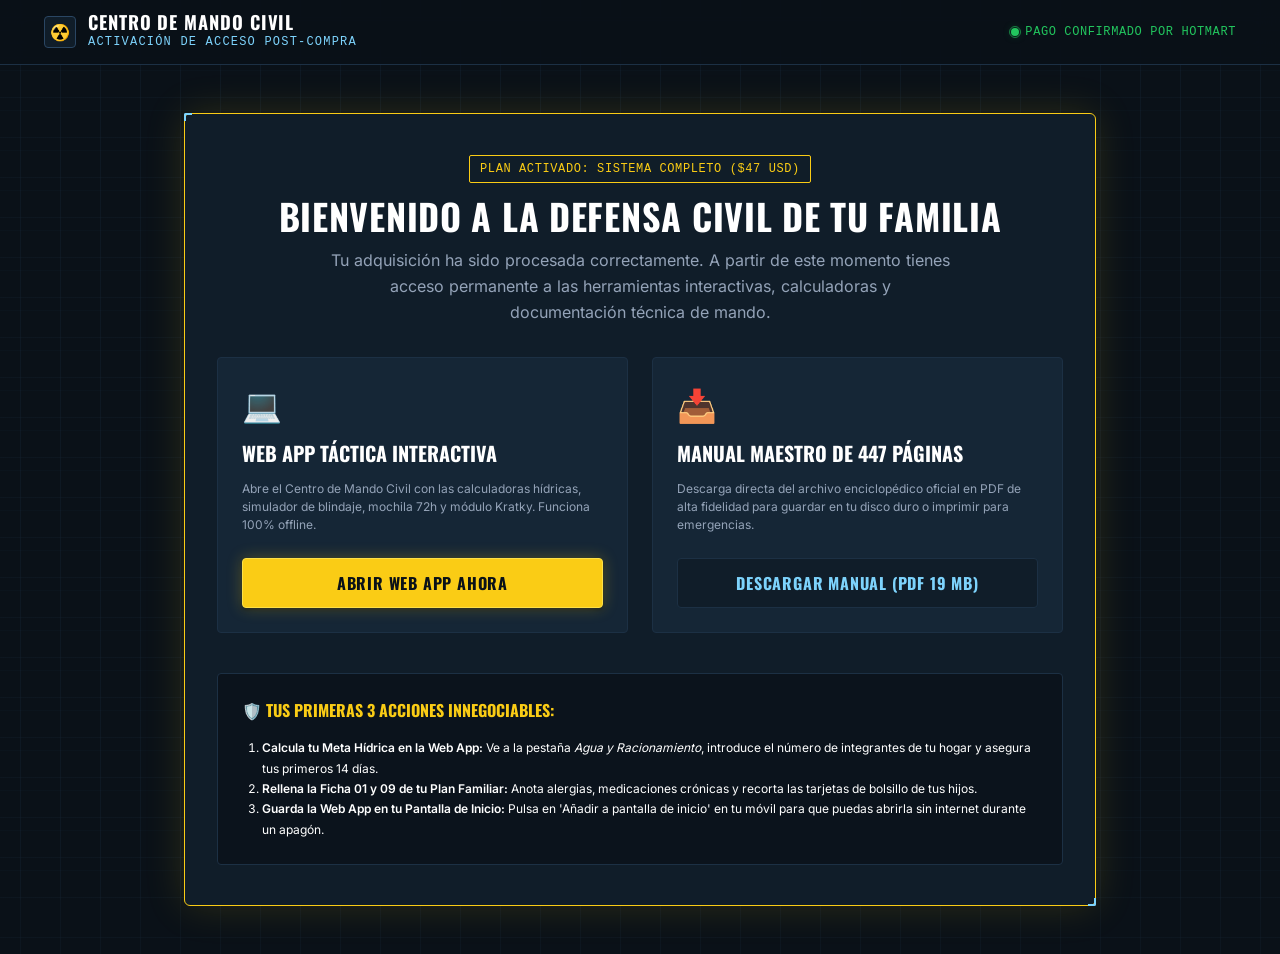
<file: bienvenida.html>
<!DOCTYPE html>
<html lang="es">
<head>
    <meta charset="UTF-8">
    <meta name="viewport" content="width=device-width, initial-scale=1.0">
    <title>BIENVENIDA · Acceso Inmediato a Supervivencia Final</title>
    <!-- Estilos Tácticos Nórdicos -->
    <link rel="stylesheet" href="assets/css/tokens.css">
    <link rel="stylesheet" href="assets/css/layout.css">
    <link rel="stylesheet" href="assets/css/components.css">
</head>
<body class="bg-radar-grid" style="display:flex;flex-direction:column;min-height:100vh;">

    <header class="header-command">
        <div class="container">
            <a href="index.html" class="header-brand">
                <span class="brand-badge">☢️</span>
                <div>
                    <h1 class="brand-title">CENTRO DE MANDO CIVIL</h1>
                    <div class="brand-tag">ACTIVACIÓN DE ACCESO POST-COMPRA</div>
                </div>
            </a>
            <div class="status-indicator">
                <span class="status-dot status-dot-green"></span>
                <span style="color:var(--status-green);">PAGO CONFIRMADO POR HOTMART</span>
            </div>
        </div>
    </header>

    <main class="section" style="flex:1;display:flex;align-items:center;padding:3rem 0;">
        <div class="container container-narrow">
            <div class="tactical-card" style="padding:2.5rem 2rem;border-color:var(--action-yellow);box-shadow:0 0 40px rgba(250,204,21,0.15);">
                <div style="text-align:center;margin-bottom:2rem;">
                    <span class="badge-tactical" id="activated-tier-badge" style="color:var(--action-yellow);border-color:var(--action-yellow);">
                        ACCESO ACTIVADO CON ÉXITO
                    </span>
                    <h2 class="section-title" style="font-size:var(--text-3xl);margin-top:0.75rem;text-transform:uppercase;">
                        Bienvenido a la Defensa Civil de tu Familia
                    </h2>
                    <p style="font-size:var(--text-base);color:var(--text-muted);max-width:620px;margin:0 auto;line-height:1.6;">
                        Tu adquisición ha sido procesada correctamente. A partir de este momento tienes acceso permanente a las herramientas interactivas, calculadoras y documentación técnica de mando.
                    </p>
                </div>

                <!-- Botones de Acción Inmediata -->
                <div style="display:grid;grid-template-columns:repeat(auto-fit, minmax(260px, 1fr));gap:1.5rem;margin-bottom:2.5rem;">
                    <div style="background:var(--bg-surface-elevated);border:1px solid var(--border-subtle);padding:1.5rem;border-radius:var(--radius-sm);display:flex;flex-direction:column;justify-content:space-between;">
                        <div>
                            <span style="font-size:2rem;">💻</span>
                            <h3 style="font-family:var(--font-display);font-size:1.25rem;color:#fff;margin:0.5rem 0 0.25rem 0;text-transform:uppercase;">
                                Web App Táctica Interactiva
                            </h3>
                            <p style="font-size:var(--text-xs);color:var(--text-muted);margin-bottom:1.5rem;line-height:1.5;">
                                Abre el Centro de Mando Civil con las calculadoras hídricas, simulador de blindaje, mochila 72h y módulo Kratky. Funciona 100% offline.
                            </p>
                        </div>
                        <a href="app/index.html" class="btn btn-primary btn-full">
                            ABRIR WEB APP AHORA
                        </a>
                    </div>

                    <div style="background:var(--bg-surface-elevated);border:1px solid var(--border-subtle);padding:1.5rem;border-radius:var(--radius-sm);display:flex;flex-direction:column;justify-content:space-between;">
                        <div>
                            <span style="font-size:2rem;">📥</span>
                            <h3 style="font-family:var(--font-display);font-size:1.25rem;color:#fff;margin:0.5rem 0 0.25rem 0;text-transform:uppercase;">
                                Manual Maestro de 447 Páginas
                            </h3>
                            <p style="font-size:var(--text-xs);color:var(--text-muted);margin-bottom:1.5rem;line-height:1.5;">
                                Descarga directa del archivo enciclopédico oficial en PDF de alta fidelidad para guardar en tu disco duro o imprimir para emergencias.
                            </p>
                        </div>
                        <a href="documentos/Manual de Supervivencia ante una Guerra Nuclear.pdf" download class="btn btn-secondary btn-full">
                            DESCARGAR MANUAL (PDF 19 MB)
                        </a>
                    </div>
                </div>

                <!-- Secuencia Táctica de Inicio (Primeros Pasos) -->
                <div style="background:#0b131c;border:1px solid var(--border-subtle);padding:1.5rem;border-radius:var(--radius-sm);">
                    <h4 style="font-family:var(--font-display);font-size:var(--text-base);color:var(--action-yellow);margin:0 0 1rem 0;text-transform:uppercase;">
                        🛡️ Tus Primeras 3 Acciones Innegociables:
                    </h4>
                    <ol style="font-size:var(--text-xs);color:#fff;line-height:1.7;margin:0;padding-left:1.25rem;">
                        <li><strong>Calcula tu Meta Hídrica en la Web App:</strong> Ve a la pestaña <em>Agua y Racionamiento</em>, introduce el número de integrantes de tu hogar y asegura tus primeros 14 días.</li>
                        <li><strong>Rellena la Ficha 01 y 09 de tu Plan Familiar:</strong> Anota alergias, medicaciones crónicas y recorta las tarjetas de bolsillo de tus hijos.</li>
                        <li><strong>Guarda la Web App en tu Pantalla de Inicio:</strong> Pulsa en 'Añadir a pantalla de inicio' en tu móvil para que puedas abrirla sin internet durante un apagón.</li>
                    </ol>
                </div>
            </div>
        </div>
    </main>

    <script type="module">
        import { AuthState, TIERS } from './app/js/auth-state.js';

        // Auto-activar según parámetro de URL enviado por Hotmart (ej. bienvenida.html?tier=sistema)
        const params = new URLSearchParams(window.location.search);
        const tierParam = params.get('tier') || 'sistema'; // Si compró, por defecto activar el tier correspondiente
        AuthState.setTier(tierParam);

        const badge = document.getElementById('activated-tier-badge');
        if (badge) {
            badge.textContent = `PLAN ACTIVADO: ${tierParam === 'sistema' ? 'SISTEMA COMPLETO ($47 USD)' : 'KIT DIGITAL ($17 USD)'}`;
        }
    </script>
</body>
</html>
</file>
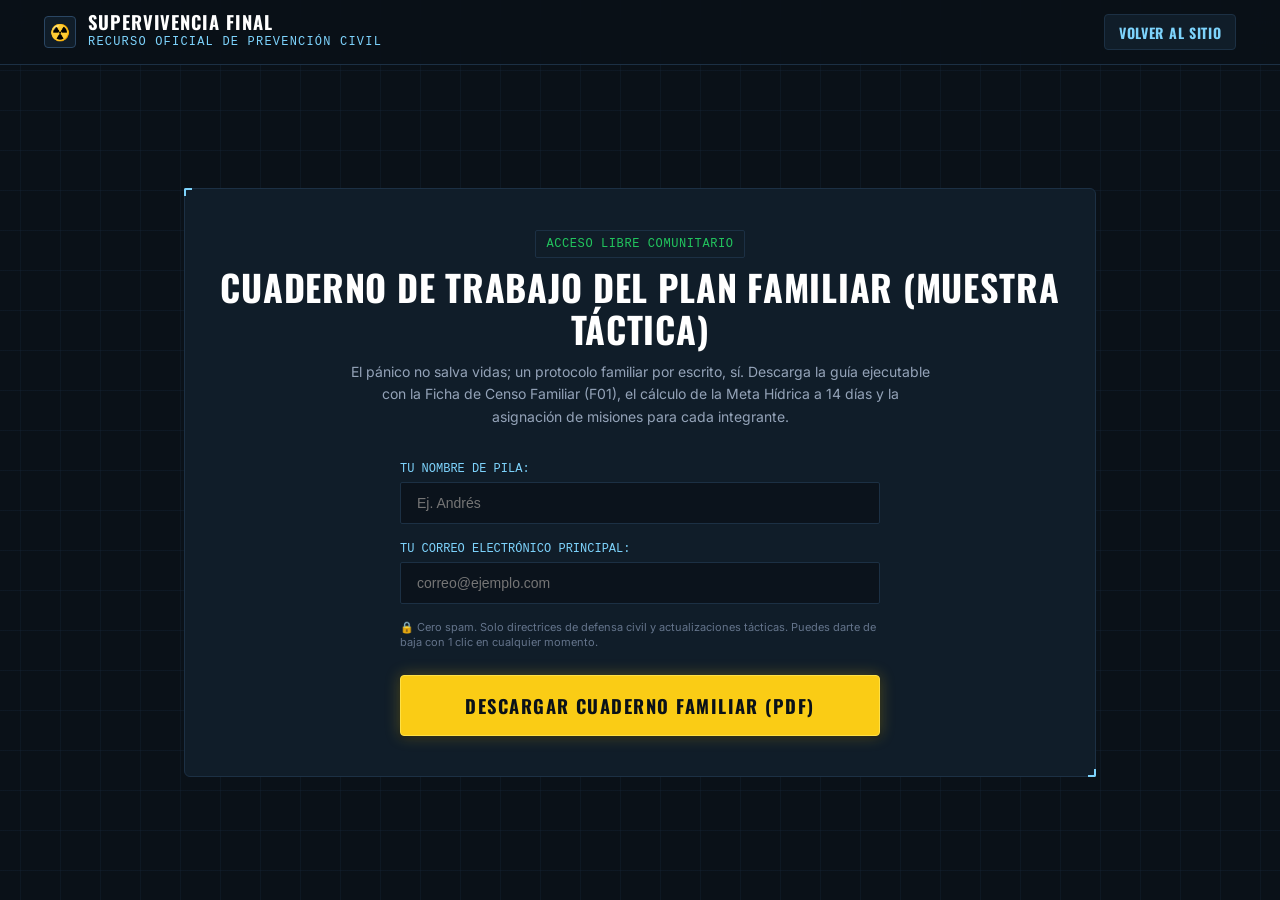
<file: cuaderno-gratis.html>
<!DOCTYPE html>
<html lang="es">
<head>
    <meta charset="UTF-8">
    <meta name="viewport" content="width=device-width, initial-scale=1.0">
    <title>DESCARGA GRATUITA · Cuaderno de Trabajo del Plan Familiar</title>
    <!-- Estilos Tácticos Nórdicos -->
    <link rel="stylesheet" href="assets/css/tokens.css">
    <link rel="stylesheet" href="assets/css/layout.css">
    <link rel="stylesheet" href="assets/css/components.css">
</head>
<body class="bg-radar-grid" style="display:flex;flex-direction:column;min-height:100vh;">

    <header class="header-command">
        <div class="container">
            <a href="index.html" class="header-brand">
                <span class="brand-badge">☢️</span>
                <div>
                    <h1 class="brand-title">SUPERVIVENCIA FINAL</h1>
                    <div class="brand-tag">RECURSO OFICIAL DE PREVENCIÓN CIVIL</div>
                </div>
            </a>
            <a href="index.html" class="btn btn-sm btn-secondary">Volver al Sitio</a>
        </div>
    </header>

    <main class="section" style="flex:1;display:flex;align-items:center;">
        <div class="container container-narrow">
            <div class="tactical-card" style="padding:2.5rem 2rem;">
                <div style="text-align:center;margin-bottom:2rem;">
                    <span class="badge-tactical" style="color:var(--status-green);">ACCESO LIBRE COMUNITARIO</span>
                    <h2 class="section-title" style="font-size:var(--text-3xl);margin-top:0.5rem;text-transform:uppercase;">
                        Cuaderno de Trabajo del Plan Familiar (Muestra Táctica)
                    </h2>
                    <p style="font-size:var(--text-sm);color:var(--text-muted);max-width:580px;margin:0 auto;line-height:1.6;">
                        El pánico no salva vidas; un protocolo familiar por escrito, sí. Descarga la guía ejecutable con la Ficha de Censo Familiar (F01), el cálculo de la Meta Hídrica a 14 días y la asignación de misiones para cada integrante.
                    </p>
                </div>

                <div style="max-width:480px;margin:0 auto;">
                    <form id="brevo-lead-form" style="display:flex;flex-direction:column;gap:1rem;">
                        <div>
                            <label style="display:block;font-family:var(--font-mono);font-size:var(--text-xs);color:var(--text-metallic);margin-bottom:4px;text-transform:uppercase;">
                                Tu Nombre de Pila:
                            </label>
                            <input type="text" id="lead-name" required placeholder="Ej. Andrés" style="width:100%;padding:0.75rem 1rem;background:#0b131c;border:1px solid var(--border-subtle);color:#fff;border-radius:var(--radius-xs);font-size:var(--text-sm);">
                        </div>

                        <div>
                            <label style="display:block;font-family:var(--font-mono);font-size:var(--text-xs);color:var(--text-metallic);margin-bottom:4px;text-transform:uppercase;">
                                Tu Correo Electrónico Principal:
                            </label>
                            <input type="email" id="lead-email" required placeholder="correo@ejemplo.com" style="width:100%;padding:0.75rem 1rem;background:#0b131c;border:1px solid var(--border-subtle);color:#fff;border-radius:var(--radius-xs);font-size:var(--text-sm);">
                        </div>

                        <div style="font-size:11px;color:var(--text-dim);line-height:1.4;">
                            🔒 Cero spam. Solo directrices de defensa civil y actualizaciones tácticas. Puedes darte de baja con 1 clic en cualquier momento.
                        </div>

                        <button type="submit" class="btn btn-primary btn-full btn-lg" id="submit-lead-btn" style="margin-top:0.5rem;">
                            DESCARGAR CUADERNO FAMILIAR (PDF)
                        </button>
                    </form>

                    <div id="lead-success-msg" style="display:none;background:rgba(34,197,94,0.1);border:1px solid var(--status-green);padding:1.5rem;border-radius:var(--radius-sm);text-align:center;margin-top:1rem;">
                        <span style="font-size:2rem;">✅</span>
                        <h3 style="font-family:var(--font-display);color:#fff;margin:0.5rem 0;text-transform:uppercase;">
                            ¡Registro Confirmado!
                        </h3>
                        <p style="font-size:var(--text-xs);color:var(--text-muted);margin:0 0 1rem 0;">
                            Hemos enviado el enlace directo a tu correo. También puedes abrir la Web App interactiva ahora mismo.
                        </p>
                        <a href="app/index.html" class="btn btn-secondary btn-full btn-sm">
                            Abrir Centro de Mando Táctico
                        </a>
                    </div>
                </div>
            </div>
        </div>
    </main>

    <script>
        const form = document.getElementById('brevo-lead-form');
        const successMsg = document.getElementById('lead-success-msg');

        form.addEventListener('submit', (e) => {
            e.preventDefault();
            const name = document.getElementById('lead-name').value;
            const email = document.getElementById('lead-email').value;

            // Guardar localmente
            localStorage.setItem('lead_registered', JSON.stringify({ name, email, date: new Date().toISOString() }));

            // Ocultar formulario y mostrar mensaje de éxito
            form.style.display = 'none';
            successMsg.style.display = 'block';
        });
    </script>
</body>
</html>
</file>
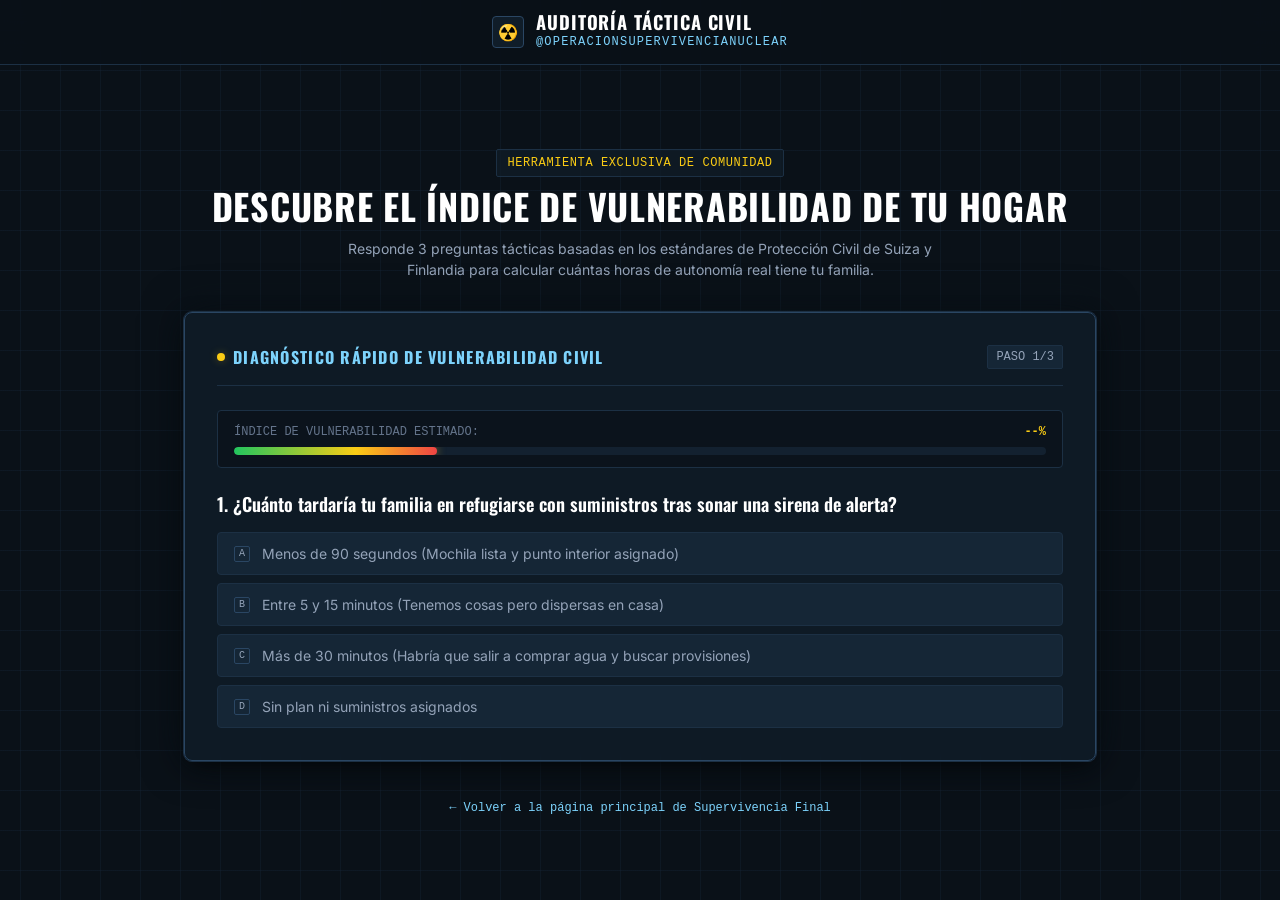
<file: demo.html>
<!DOCTYPE html>
<html lang="es">
<head>
    <meta charset="UTF-8">
    <meta name="viewport" content="width=device-width, initial-scale=1.0">
    <title>DEMO INTERACTIVA · Diagnóstico Rápido de Vulnerabilidad</title>
    <!-- Estilos Tácticos Nórdicos -->
    <link rel="stylesheet" href="assets/css/tokens.css">
    <link rel="stylesheet" href="assets/css/layout.css">
    <link rel="stylesheet" href="assets/css/components.css">
</head>
<body class="bg-radar-grid" style="display:flex;flex-direction:column;min-height:100vh;">

    <header class="header-command">
        <div class="container" style="justify-content:center;">
            <a href="index.html" class="header-brand">
                <span class="brand-badge">☢️</span>
                <div>
                    <h1 class="brand-title">AUDITORÍA TÁCTICA CIVIL</h1>
                    <div class="brand-tag">@OPERACIONSUPERVIVENCIANUCLEAR</div>
                </div>
            </a>
        </div>
    </header>

    <main class="section" style="flex:1;display:flex;align-items:center;padding:2rem 0;">
        <div class="container container-narrow">
            <div style="text-align:center;margin-bottom:2rem;">
                <span class="badge-tactical" style="color:var(--action-yellow);">HERRAMIENTA EXCLUSIVA DE COMUNIDAD</span>
                <h2 class="section-title" style="font-size:var(--text-3xl);margin-top:0.5rem;">
                    Descubre el Índice de Vulnerabilidad de tu Hogar
                </h2>
                <p style="font-size:var(--text-sm);color:var(--text-muted);max-width:600px;margin:0 auto;">
                    Responde 3 preguntas tácticas basadas en los estándares de Protección Civil de Suiza y Finlandia para calcular cuántas horas de autonomía real tiene tu familia.
                </p>
            </div>

            <div id="demo-diagnostic-mount"></div>

            <div style="text-align:center;margin-top:2rem;">
                <a href="index.html" style="color:var(--text-metallic);font-family:var(--font-mono);font-size:12px;text-decoration:none;">
                    ← Volver a la página principal de Supervivencia Final
                </a>
            </div>
        </div>
    </main>

    <script type="module">
        import { HeroDiagnosticWidget } from './assets/js/diagnostic.js';
        new HeroDiagnosticWidget('demo-diagnostic-mount');
    </script>
</body>
</html>
</file>
<file: assets/css/tokens.css>
/* ============================================================================
   SUPERVIVENCIA FINAL — SISTEMA DE DISEÑO: DEFENSA CIVIL NÓRDICA / RADAR OTAN
   tokens.css · Variables maestras, tipografía y micro-rejilla táctica
   ============================================================================ */

/* ----- Fuentes Locales de Alto Rendimiento (Cero peticiones externas) ----- */
@font-face {
  font-family: 'Oswald';
  font-style: normal;
  font-weight: 400;
  font-display: swap;
  src: url('../fonts/oswald-400-latin.woff2') format('woff2');
}

@font-face {
  font-family: 'Oswald';
  font-style: normal;
  font-weight: 500;
  font-display: swap;
  src: url('../fonts/oswald-500-latin.woff2') format('woff2');
}

@font-face {
  font-family: 'Oswald';
  font-style: normal;
  font-weight: 600;
  font-display: swap;
  src: url('../fonts/oswald-600-latin.woff2') format('woff2');
}

@font-face {
  font-family: 'Oswald';
  font-style: normal;
  font-weight: 700;
  font-display: swap;
  src: url('../fonts/oswald-700-latin.woff2') format('woff2');
}

@font-face {
  font-family: 'Inter';
  font-style: normal;
  font-weight: 400;
  font-display: swap;
  src: url('../fonts/inter-400-latin.woff2') format('woff2');
}

@font-face {
  font-family: 'Inter';
  font-style: normal;
  font-weight: 500;
  font-display: swap;
  src: url('../fonts/inter-500-latin.woff2') format('woff2');
}

@font-face {
  font-family: 'Inter';
  font-style: normal;
  font-weight: 600;
  font-display: swap;
  src: url('../fonts/inter-600-latin.woff2') format('woff2');
}

:root {
  /* ----- 1. Paleta de Color Nórdica / Radar OTAN ----- */
  --bg-abyssal: #0a1118;            /* Fondo base: Azul abisal de mando */
  --bg-surface: #101d29;            /* Superficie de módulos técnicos */
  --bg-surface-elevated: #152636;   /* Módulos interactivos y tarjetas hover */
  --bg-surface-overlay: rgba(16, 29, 41, 0.85); /* Superficie con desenfoque / glassmorphism */

  /* Bordes de precisión táctica */
  --border-subtle: #1c3044;         /* Borde perimetral estándar */
  --border-strong: #2a4663;         /* Borde activo / enfoque */
  --border-glow: rgba(125, 211, 252, 0.25); /* Resplandor perimetral radar */

  /* Tipografías y contraste */
  --text-primary: #ffffff;          /* Blanco puro: Títulos de máxima jerarquía */
  --text-metallic: #7dd3fc;         /* Azul metálico técnico: Subtítulos, métricas, HUD */
  --text-muted: #94a3b8;            /* Gris pizarra neutro: Párrafos y descripciones */
  --text-dim: #64748b;              /* Texto secundario y etiquetas técnicas */

  /* Colores de Acción y Telemetría */
  --action-yellow: #facc15;         /* Amarillo rescate: Botones de conversión y llamada a la acción */
  --action-yellow-hover: #eab308;   /* Amarillo rescate presionado/hover */
  --action-yellow-glow: rgba(250, 204, 21, 0.28);
  --status-green: #22c55e;          /* Verde fósforo operativo: Telemetría positiva y verificación */
  --status-green-glow: rgba(34, 197, 94, 0.25);
  --status-amber: #f59e0b;          /* Alerta preventiva nivel 2 */
  --status-red: #ef4444;            /* Nivel crítico de riesgo */

  /* ----- 2. Tipografía ----- */
  --font-display: 'Oswald', -apple-system, BlinkMacSystemFont, 'Segoe UI', Roboto, sans-serif;
  --font-body: 'Inter', -apple-system, BlinkMacSystemFont, 'Segoe UI', Roboto, sans-serif;
  --font-mono: 'SF Mono', Consolas, 'Liberation Mono', Menlo, Courier, monospace;

  /* Escala tipográfica fluida */
  --text-xs: clamp(0.7rem, 0.65rem + 0.25vw, 0.75rem);
  --text-sm: clamp(0.8rem, 0.75rem + 0.25vw, 0.875rem);
  --text-base: clamp(0.925rem, 0.875rem + 0.25vw, 1rem);
  --text-lg: clamp(1.05rem, 0.98rem + 0.35vw, 1.15rem);
  --text-xl: clamp(1.2rem, 1.1rem + 0.5vw, 1.35rem);
  --text-2xl: clamp(1.5rem, 1.35rem + 0.75vw, 1.75rem);
  --text-3xl: clamp(1.85rem, 1.6rem + 1.25vw, 2.25rem);
  --text-4xl: clamp(2.3rem, 1.9rem + 2vw, 3rem);
  --text-5xl: clamp(2.8rem, 2.2rem + 3vw, 4rem);

  /* Espaciado modular */
  --space-2xs: 0.25rem;
  --space-xs: 0.5rem;
  --space-sm: 0.75rem;
  --space-md: 1rem;
  --space-lg: 1.5rem;
  --space-xl: 2rem;
  --space-2xl: 3rem;
  --space-3xl: 4.5rem;
  --space-4xl: 6rem;

  /* Radios de curvatura de centro de mando (mínimos, estéticos e industriales) */
  --radius-xs: 2px;
  --radius-sm: 4px;
  --radius-md: 6px;
  --radius-lg: 8px;
  --radius-pill: 9999px;

  /* Sombras y elevaciones de pantalla táctica */
  --shadow-sm: 0 1px 2px 0 rgba(0, 0, 0, 0.4);
  --shadow-md: 0 4px 6px -1px rgba(0, 0, 0, 0.5), 0 2px 4px -2px rgba(0, 0, 0, 0.5);
  --shadow-lg: 0 10px 15px -3px rgba(0, 0, 0, 0.6), 0 4px 6px -4px rgba(0, 0, 0, 0.6);
  --shadow-tactical: 0 0 0 1px var(--border-subtle), 0 8px 24px -4px rgba(0, 0, 0, 0.7);

  /* Transiciones precisas */
  --transition-fast: 150ms cubic-bezier(0.16, 1, 0.3, 1);
  --transition-smooth: 250ms cubic-bezier(0.16, 1, 0.3, 1);
  --transition-slow: 400ms cubic-bezier(0.16, 1, 0.3, 1);

  /* Índices Z de mando */
  --z-base: 1;
  --z-surface: 10;
  --z-sticky: 50;
  --z-header: 100;
  --z-modal: 500;
  --z-telemetry: 1000;

  /* ----- 3. Micro-rejilla Radar OTAN (Patrón técnico de fondo) ----- */
  --radar-grid: linear-gradient(to right, rgba(28, 48, 68, 0.18) 1px, transparent 1px),
                linear-gradient(to bottom, rgba(28, 48, 68, 0.18) 1px, transparent 1px);
  --radar-grid-dense: linear-gradient(to right, rgba(125, 211, 252, 0.05) 1px, transparent 1px),
                      linear-gradient(to bottom, rgba(125, 211, 252, 0.05) 1px, transparent 1px);
  --radar-grid-size: 40px 40px;
  --radar-grid-size-dense: 8px 8px;
}

/* Aplicación global del fondo y suavizado */
html {
  background-color: var(--bg-abyssal);
  color: var(--text-primary);
  font-family: var(--font-body);
  font-size: 16px;
  line-height: 1.5;
  -webkit-font-smoothing: antialiased;
  -moz-osx-font-smoothing: grayscale;
  text-rendering: optimizeLegibility;
  box-sizing: border-box;
}

*, *::before, *::after {
  box-sizing: inherit;
}

/* Clase utilitaria de fondo radar técnico */
.bg-radar-grid {
  background-color: var(--bg-abyssal);
  background-image: var(--radar-grid);
  background-size: var(--radar-grid-size);
  background-position: center center;
}
</file>
<file: assets/css/layout.css>
/* ============================================================================
   SUPERVIVENCIA FINAL — SISTEMA DE DISEÑO: DEFENSA CIVIL NÓRDICA / RADAR OTAN
   layout.css · Contenedores, rejillas, barra de mando y estructura responsiva
   ============================================================================ */

/* ----- Reseteo y Base Estructural ----- */
body {
  margin: 0;
  padding: 0;
  background-color: var(--bg-abyssal);
  color: var(--text-primary);
  font-family: var(--font-body);
  font-size: var(--text-base);
  min-height: 100vh;
  position: relative;
  overflow-x: hidden; /* Prohibido overflow global que rompa scroll */
}

/* Capa de fondo con micro-rejilla radar permanente */
body::before {
  content: "";
  position: fixed;
  inset: 0;
  background-image: var(--radar-grid);
  background-size: var(--radar-grid-size);
  background-position: center center;
  pointer-events: none;
  z-index: 0;
  opacity: 0.65;
}

/* Contenedor maestro responsivo */
.container {
  width: 100%;
  max-width: 1240px;
  margin-left: auto;
  margin-right: auto;
  padding-left: var(--space-lg);
  padding-right: var(--space-lg);
  position: relative;
  z-index: var(--z-base);
}

.container-narrow {
  max-width: 960px;
}

.container-full {
  max-width: 100%;
  padding-left: var(--space-md);
  padding-right: var(--space-md);
}

/* ----- Barra Superior de Mando / Header Táctico ----- */
.header-command {
  position: sticky;
  top: 0;
  width: 100%;
  background-color: rgba(10, 17, 24, 0.92);
  backdrop-filter: blur(12px);
  -webkit-backdrop-filter: blur(12px);
  border-bottom: 1px solid var(--border-subtle);
  z-index: var(--z-header);
  transition: border-color var(--transition-fast);
}

.header-command .container {
  display: flex;
  align-items: center;
  justify-content: space-between;
  height: 64px;
}

.header-brand {
  display: flex;
  align-items: center;
  gap: var(--space-sm);
  text-decoration: none;
}

.header-brand .brand-badge {
  display: inline-flex;
  align-items: center;
  justify-content: center;
  width: 32px;
  height: 32px;
  border-radius: var(--radius-sm);
  background-color: var(--bg-surface);
  border: 1px solid var(--border-strong);
  color: var(--action-yellow);
}

.header-brand .brand-title {
  font-family: var(--font-display);
  font-size: var(--text-lg);
  font-weight: 700;
  letter-spacing: 0.05em;
  text-transform: uppercase;
  color: var(--text-primary);
  margin: 0;
  line-height: 1;
}

.header-brand .brand-tag {
  font-family: var(--font-mono);
  font-size: var(--text-xs);
  color: var(--text-metallic);
  letter-spacing: 0.1em;
  text-transform: uppercase;
  margin-top: 2px;
}

.header-nav {
  display: flex;
  align-items: center;
  gap: var(--space-lg);
}

.header-telemetry {
  display: flex;
  align-items: center;
  gap: var(--space-xs);
  font-family: var(--font-mono);
  font-size: var(--text-xs);
  color: var(--text-metallic);
  background-color: rgba(16, 29, 41, 0.6);
  padding: 4px 10px;
  border-radius: var(--radius-sm);
  border: 1px solid var(--border-subtle);
}

/* ----- Secciones Maestras ----- */
.section {
  padding-top: var(--space-4xl);
  padding-bottom: var(--space-4xl);
  position: relative;
  z-index: var(--z-base);
}

.section-hero {
  padding-top: var(--space-3xl);
  padding-bottom: var(--space-4xl);
  min-height: calc(100vh - 64px);
  display: flex;
  align-items: center;
}

.section-dark {
  background-color: rgba(16, 29, 41, 0.45);
  border-top: 1px solid var(--border-subtle);
  border-bottom: 1px solid var(--border-subtle);
}

/* Encabezados de Sección */
.section-header {
  text-align: center;
  margin-bottom: var(--space-3xl);
}

.section-tag {
  display: inline-flex;
  align-items: center;
  gap: var(--space-xs);
  font-family: var(--font-mono);
  font-size: var(--text-xs);
  color: var(--text-metallic);
  text-transform: uppercase;
  letter-spacing: 0.15em;
  margin-bottom: var(--space-sm);
}

.section-title {
  font-family: var(--font-display);
  font-size: var(--text-3xl);
  font-weight: 700;
  text-transform: uppercase;
  letter-spacing: 0.02em;
  color: var(--text-primary);
  margin-top: 0;
  margin-bottom: var(--space-sm);
  line-height: 1.15;
}

.section-subtitle {
  font-size: var(--text-lg);
  color: var(--text-muted);
  max-width: 680px;
  margin-left: auto;
  margin-right: auto;
  line-height: 1.6;
}

/* ----- Rejilla de Hero (Titular + Widget de Diagnóstico) ----- */
.hero-grid {
  display: grid;
  grid-template-columns: 1.1fr 0.9fr;
  gap: var(--space-2xl);
  align-items: center;
}

/* Rejilla de Módulos (2, 3 y 4 columnas tácticas) */
.grid-2 {
  display: grid;
  grid-template-columns: repeat(2, 1fr);
  gap: var(--space-xl);
}

.grid-3 {
  display: grid;
  grid-template-columns: repeat(3, 1fr);
  gap: var(--space-xl);
}

.grid-4 {
  display: grid;
  grid-template-columns: repeat(4, 1fr);
  gap: var(--space-lg);
}

/* ----- Footer Táctico ----- */
.footer-command {
  border-top: 1px solid var(--border-subtle);
  background-color: var(--bg-abyssal);
  padding-top: var(--space-3xl);
  padding-bottom: var(--space-2xl);
  position: relative;
  z-index: var(--z-base);
}

/* ----- Responsive Breakpoints ----- */
@media (max-width: 1024px) {
  .hero-grid {
    grid-template-columns: 1fr;
    gap: var(--space-2xl);
  }

  .grid-4 {
    grid-template-columns: repeat(2, 1fr);
  }
}

@media (max-width: 768px) {
  .grid-3, .grid-2 {
    grid-template-columns: 1fr;
  }

  .grid-4 {
    grid-template-columns: 1fr;
  }

  .section {
    padding-top: var(--space-2xl);
    padding-bottom: var(--space-2xl);
  }

  .header-telemetry {
    display: none; /* Ocultar telemetría secundaria en móviles para dar prioridad al CTA */
  }

  .container {
    padding-left: var(--space-md);
    padding-right: var(--space-md);
  }
}
</file>
<file: assets/css/components.css>
/* ============================================================================
   SUPERVIVENCIA FINAL — SISTEMA DE DISEÑO: DEFENSA CIVIL NÓRDICA / RADAR OTAN
   components.css · Botones de acción, tarjetas tácticas, telemetría y widget
   ============================================================================ */

/* ----- 1. Botones Tácticos y de Conversión ----- */
.btn {
  display: inline-flex;
  align-items: center;
  justify-content: center;
  gap: var(--space-xs);
  padding: 0.75rem 1.5rem;
  font-family: var(--font-display);
  font-size: var(--text-base);
  font-weight: 700;
  letter-spacing: 0.05em;
  text-transform: uppercase;
  text-decoration: none;
  border-radius: var(--radius-sm);
  border: 1px solid transparent;
  cursor: pointer;
  transition: all var(--transition-smooth);
  position: relative;
  user-select: none;
  white-space: nowrap;
}

/* Botón Principal: Amarillo Rescate (#facc15) */
.btn-primary {
  background-color: var(--action-yellow);
  color: #0a1118;
  border-color: #fde047;
  box-shadow: 0 0 15px var(--action-yellow-glow), 0 2px 4px rgba(0, 0, 0, 0.4);
}

.btn-primary:hover {
  background-color: var(--action-yellow-hover);
  border-color: #fef08a;
  box-shadow: 0 0 25px rgba(250, 204, 21, 0.45), 0 4px 8px rgba(0, 0, 0, 0.5);
  transform: translateY(-1px);
}

.btn-primary:active {
  transform: translateY(1px);
  box-shadow: 0 0 10px var(--action-yellow-glow);
}

/* Botón Secundario: Mando Técnico (#101d29) */
.btn-secondary {
  background-color: var(--bg-surface);
  color: var(--text-metallic);
  border-color: var(--border-subtle);
}

.btn-secondary:hover {
  background-color: var(--bg-surface-elevated);
  border-color: var(--border-strong);
  color: #ffffff;
  box-shadow: 0 0 15px rgba(125, 211, 252, 0.15);
}

/* Tamaños de Botón */
.btn-sm {
  padding: 0.4rem 0.85rem;
  font-size: var(--text-sm);
}

.btn-lg {
  padding: 1rem 2rem;
  font-size: var(--text-lg);
  letter-spacing: 0.08em;
}

.btn-full {
  width: 100%;
}

/* ----- 2. Puntos de Estado y Telemetría Militar ----- */
.status-indicator {
  display: inline-flex;
  align-items: center;
  gap: 6px;
  font-family: var(--font-mono);
  font-size: var(--text-xs);
  text-transform: uppercase;
  letter-spacing: 0.05em;
}

.status-dot {
  width: 8px;
  height: 8px;
  border-radius: var(--radius-pill);
  display: inline-block;
  position: relative;
}

.status-dot-green {
  background-color: var(--status-green);
  box-shadow: 0 0 8px var(--status-green-glow);
}

.status-dot-green::after {
  content: "";
  position: absolute;
  inset: -2px;
  border-radius: var(--radius-pill);
  border: 1px solid var(--status-green);
  opacity: 0.6;
  animation: pulse-dot 2s infinite ease-out;
}

.status-dot-yellow {
  background-color: var(--action-yellow);
  box-shadow: 0 0 8px var(--action-yellow-glow);
}

.status-dot-red {
  background-color: var(--status-red);
  box-shadow: 0 0 8px rgba(239, 68, 68, 0.4);
}

@keyframes pulse-dot {
  0% { transform: scale(1); opacity: 0.8; }
  100% { transform: scale(2.2); opacity: 0; }
}

.badge-tactical {
  display: inline-flex;
  align-items: center;
  gap: 6px;
  padding: 4px 10px;
  border-radius: var(--radius-xs);
  background-color: rgba(16, 29, 41, 0.7);
  border: 1px solid var(--border-subtle);
  font-family: var(--font-mono);
  font-size: var(--text-xs);
  color: var(--text-metallic);
  letter-spacing: 0.05em;
}

/* ----- 3. Tarjetas Tácticas con Esquinas Militares (Bunker Cards) ----- */
.tactical-card {
  background-color: var(--bg-surface);
  border: 1px solid var(--border-subtle);
  border-radius: var(--radius-md);
  padding: var(--space-xl);
  position: relative;
  transition: all var(--transition-smooth);
}

.tactical-card:hover {
  border-color: var(--border-strong);
  box-shadow: 0 8px 30px rgba(0, 0, 0, 0.5), 0 0 20px rgba(125, 211, 252, 0.06);
}

/* Esquinas técnicas militares */
.tactical-card::before,
.tactical-card::after {
  content: "";
  position: absolute;
  width: 8px;
  height: 8px;
  pointer-events: none;
}

.tactical-card::before {
  top: -1px;
  left: -1px;
  border-top: 2px solid var(--text-metallic);
  border-left: 2px solid var(--text-metallic);
  border-top-left-radius: var(--radius-xs);
}

.tactical-card::after {
  bottom: -1px;
  right: -1px;
  border-bottom: 2px solid var(--text-metallic);
  border-right: 2px solid var(--text-metallic);
  border-bottom-right-radius: var(--radius-xs);
}

/* Variante de tarjeta destacada (Sistema Completo $47) */
.tactical-card-featured {
  border-color: rgba(250, 204, 21, 0.4);
  background: linear-gradient(180deg, rgba(21, 38, 54, 0.9) 0%, rgba(16, 29, 41, 0.95) 100%);
  box-shadow: 0 0 30px rgba(250, 204, 21, 0.1);
}

.tactical-card-featured::before {
  border-color: var(--action-yellow);
}

.tactical-card-featured::after {
  border-color: var(--action-yellow);
}

/* ----- 4. Widget de Diagnóstico Rápido de Vulnerabilidad (Hero) ----- */
.diagnostic-widget {
  background-color: rgba(16, 29, 41, 0.85);
  border: 1px solid var(--border-strong);
  border-radius: var(--radius-lg);
  padding: var(--space-xl);
  box-shadow: var(--shadow-tactical), 0 0 40px rgba(10, 17, 24, 0.8);
  backdrop-filter: blur(8px);
  position: relative;
}

.diagnostic-header {
  display: flex;
  align-items: center;
  justify-content: space-between;
  border-bottom: 1px solid var(--border-subtle);
  padding-bottom: var(--space-md);
  margin-bottom: var(--space-lg);
}

.diagnostic-title {
  font-family: var(--font-display);
  font-size: var(--text-base);
  font-weight: 700;
  letter-spacing: 0.08em;
  text-transform: uppercase;
  color: var(--text-metallic);
  margin: 0;
  display: flex;
  align-items: center;
  gap: var(--space-xs);
}

.diagnostic-step {
  font-family: var(--font-mono);
  font-size: var(--text-xs);
  color: var(--text-muted);
  background: var(--bg-surface-elevated);
  padding: 2px 8px;
  border-radius: var(--radius-xs);
  border: 1px solid var(--border-subtle);
}

/* Barra Reactiva de Riesgo / Telemetría en Vivo */
.threat-meter {
  margin-bottom: var(--space-lg);
  background-color: #0b131c;
  border: 1px solid var(--border-subtle);
  border-radius: var(--radius-sm);
  padding: var(--space-sm) var(--space-md);
}

.threat-meter-labels {
  display: flex;
  justify-content: space-between;
  align-items: center;
  margin-bottom: 6px;
  font-family: var(--font-mono);
  font-size: var(--text-xs);
}

.threat-meter-score {
  font-weight: 700;
  color: var(--action-yellow);
}

.threat-bar-track {
  width: 100%;
  height: 8px;
  background-color: rgba(28, 48, 68, 0.5);
  border-radius: var(--radius-pill);
  overflow: hidden;
  position: relative;
}

.threat-bar-fill {
  height: 100%;
  width: 35%; /* Valor reactivo dinámico */
  background: linear-gradient(90deg, var(--status-green) 0%, var(--action-yellow) 60%, var(--status-red) 100%);
  border-radius: var(--radius-pill);
  transition: width 0.4s cubic-bezier(0.16, 1, 0.3, 1);
  box-shadow: 0 0 10px rgba(250, 204, 21, 0.5);
}

/* Pregunta y Opciones Tácticas */
.question-container {
  min-height: 160px;
}

.question-text {
  font-family: var(--font-display);
  font-size: var(--text-lg);
  font-weight: 600;
  color: #ffffff;
  margin-top: 0;
  margin-bottom: var(--space-md);
  line-height: 1.3;
}

.options-grid {
  display: flex;
  flex-direction: column;
  gap: var(--space-xs);
}

.option-btn {
  display: flex;
  align-items: center;
  gap: var(--space-sm);
  width: 100%;
  padding: 0.75rem 1rem;
  background-color: var(--bg-surface-elevated);
  border: 1px solid var(--border-subtle);
  border-radius: var(--radius-sm);
  color: var(--text-muted);
  font-family: var(--font-body);
  font-size: var(--text-sm);
  text-align: left;
  cursor: pointer;
  transition: all var(--transition-fast);
}

.option-btn:hover {
  background-color: #1a2f43;
  border-color: var(--border-strong);
  color: #ffffff;
  transform: translateX(3px);
}

.option-btn.selected {
  background-color: rgba(125, 211, 252, 0.1);
  border-color: var(--text-metallic);
  color: #ffffff;
}

.option-btn .option-indicator {
  width: 16px;
  height: 16px;
  border-radius: var(--radius-xs);
  border: 1px solid var(--border-strong);
  display: flex;
  align-items: center;
  justify-content: center;
  font-family: var(--font-mono);
  font-size: 10px;
  flex-shrink: 0;
}

.option-btn.selected .option-indicator {
  background-color: var(--text-metallic);
  color: #0a1118;
  border-color: var(--text-metallic);
}

/* ----- 5. Barra de Fuentes Oficiales (Trust Strip) ----- */
.sources-strip {
  display: flex;
  flex-wrap: wrap;
  align-items: center;
  justify-content: center;
  gap: var(--space-lg);
  padding: var(--space-lg) var(--space-md);
  border-top: 1px solid var(--border-subtle);
  border-bottom: 1px solid var(--border-subtle);
  background-color: rgba(10, 17, 24, 0.7);
}

.source-item {
  display: flex;
  align-items: center;
  gap: var(--space-xs);
  font-family: var(--font-mono);
  font-size: var(--text-xs);
  color: var(--text-dim);
  letter-spacing: 0.05em;
  text-transform: uppercase;
}

.source-item strong {
  color: var(--text-metallic);
}
</file>
